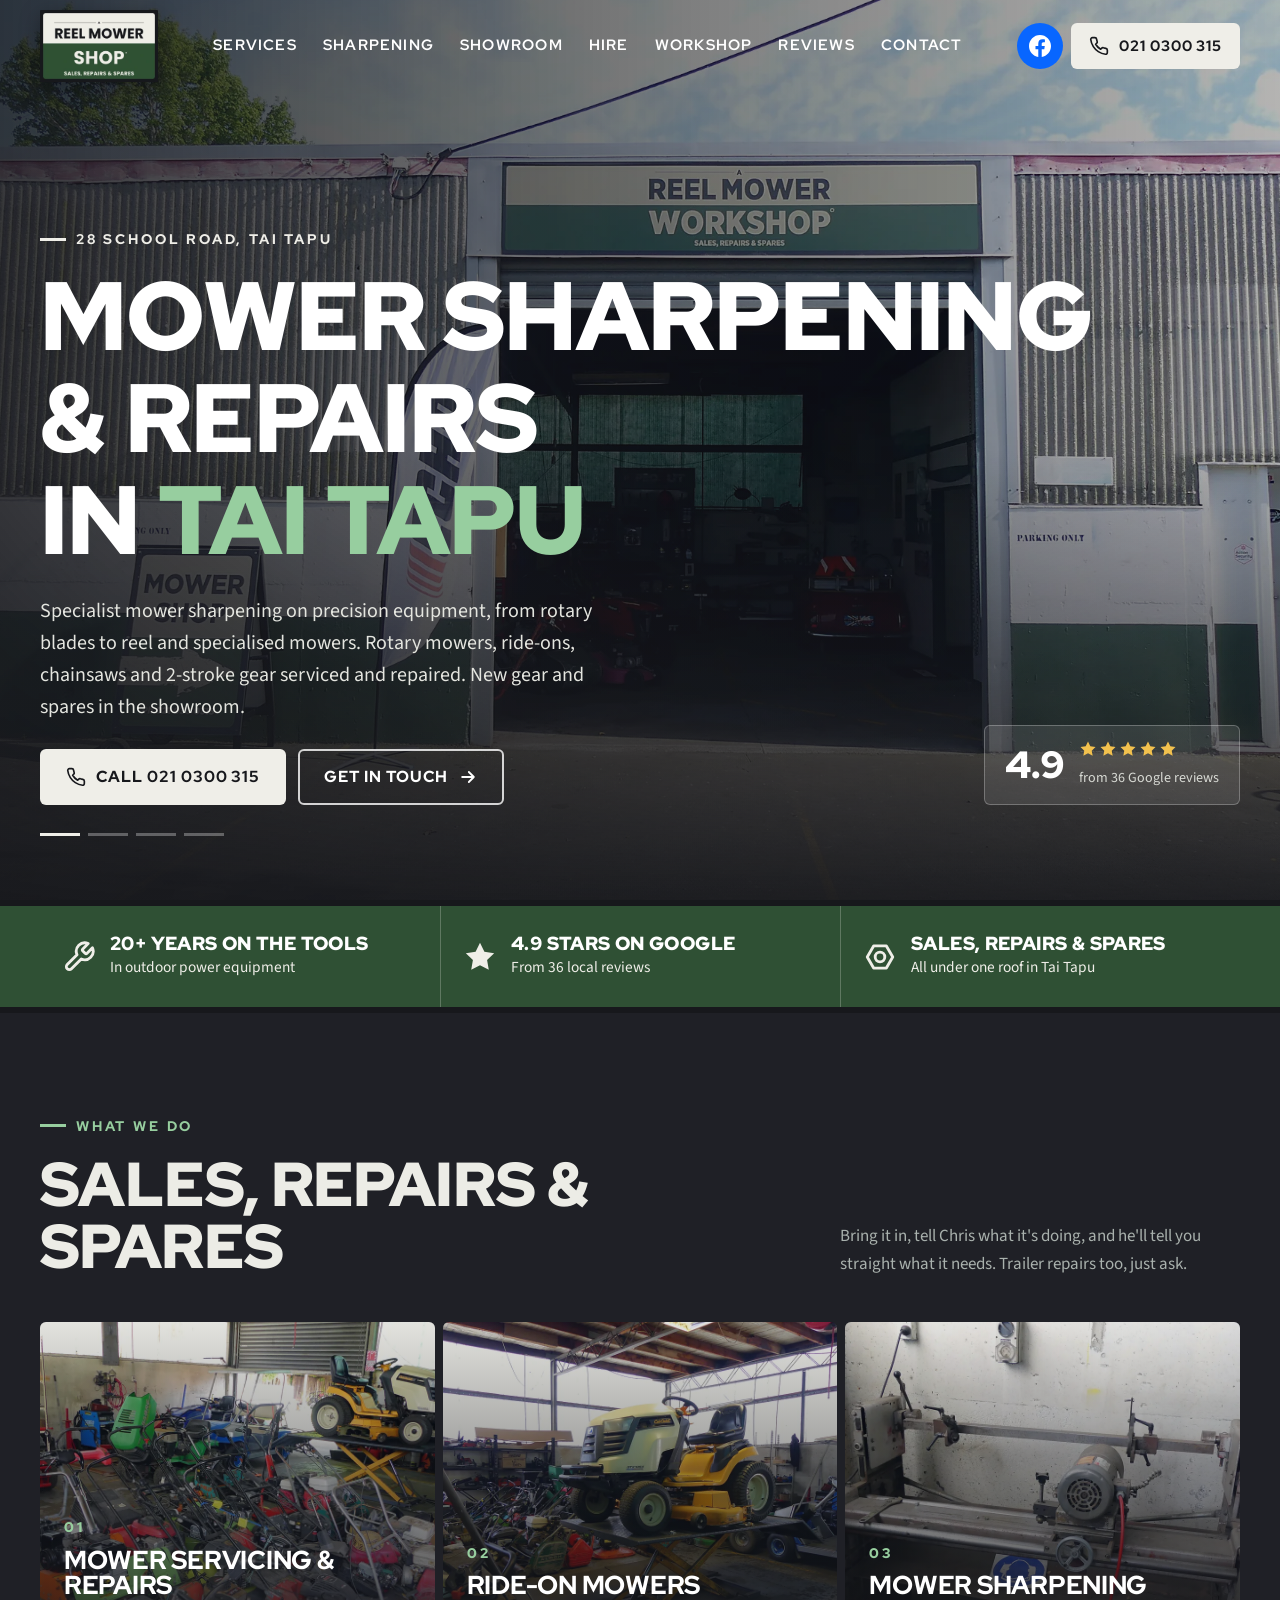
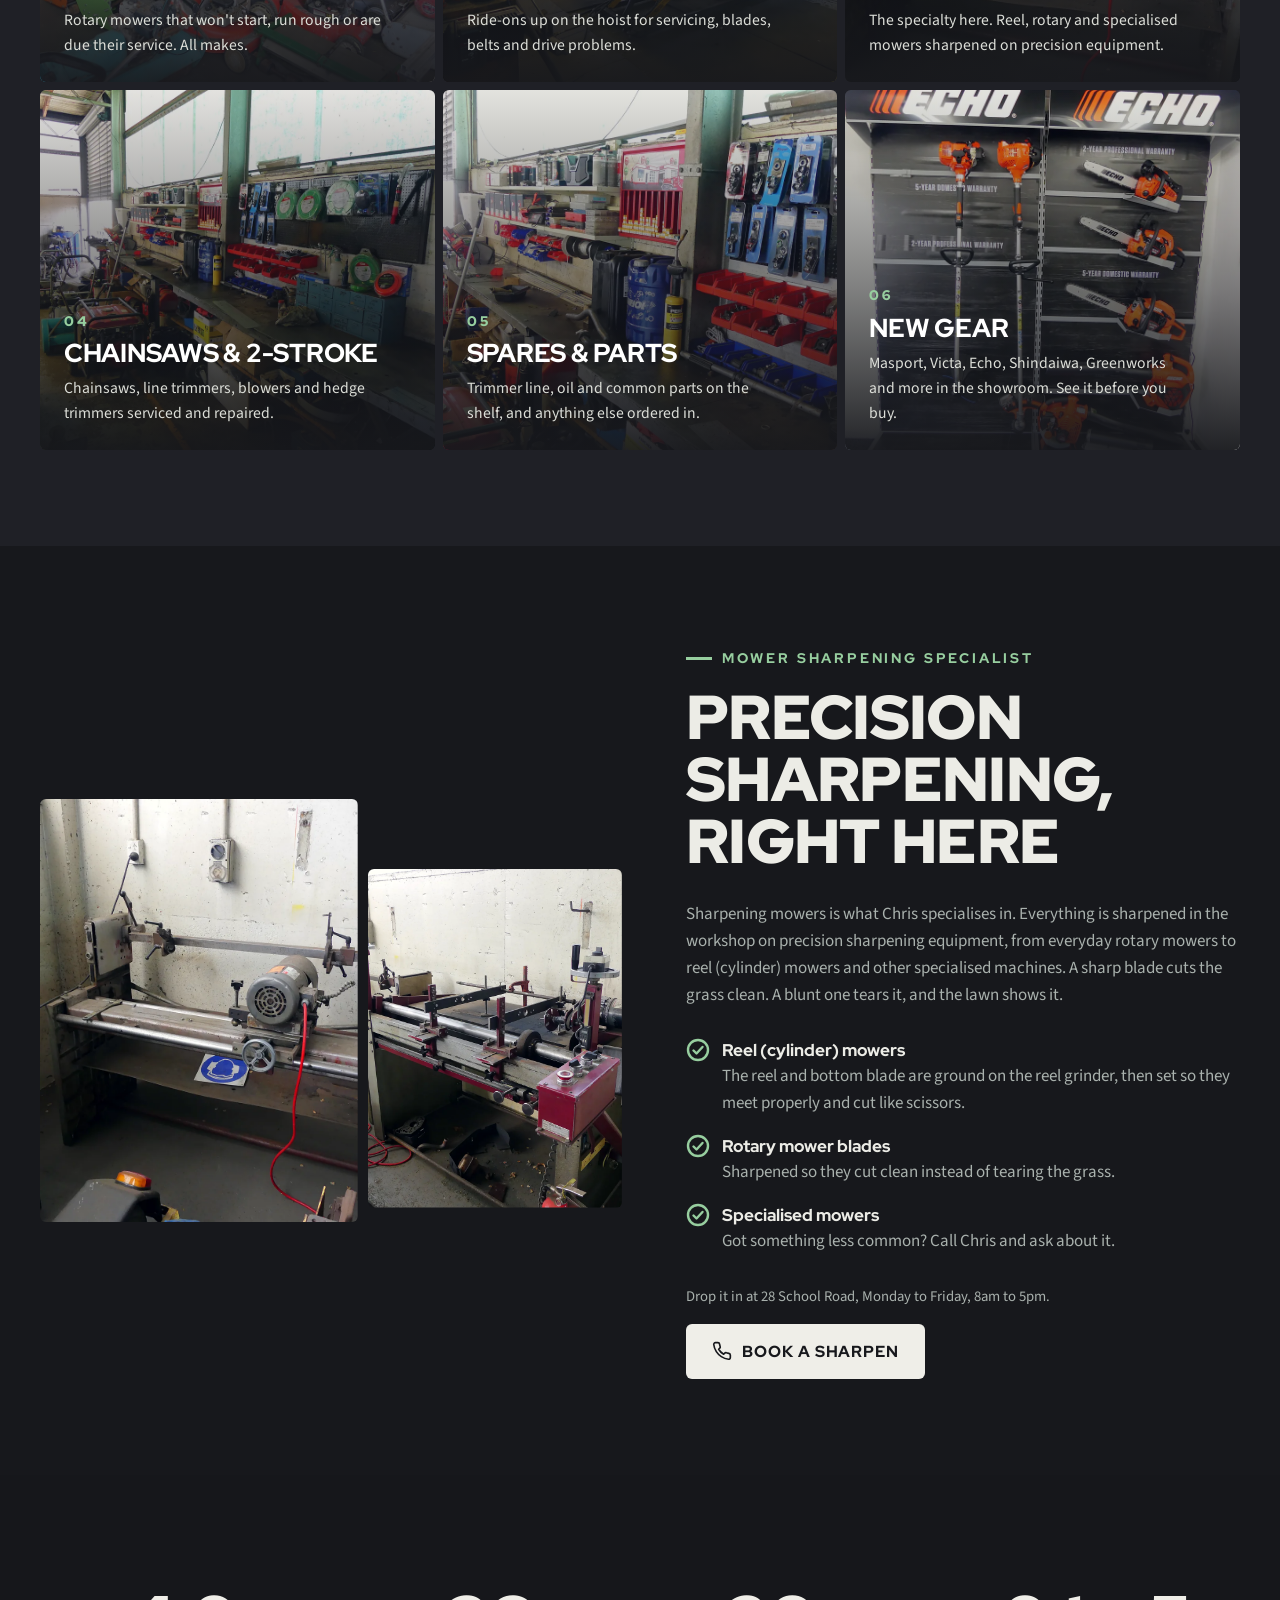
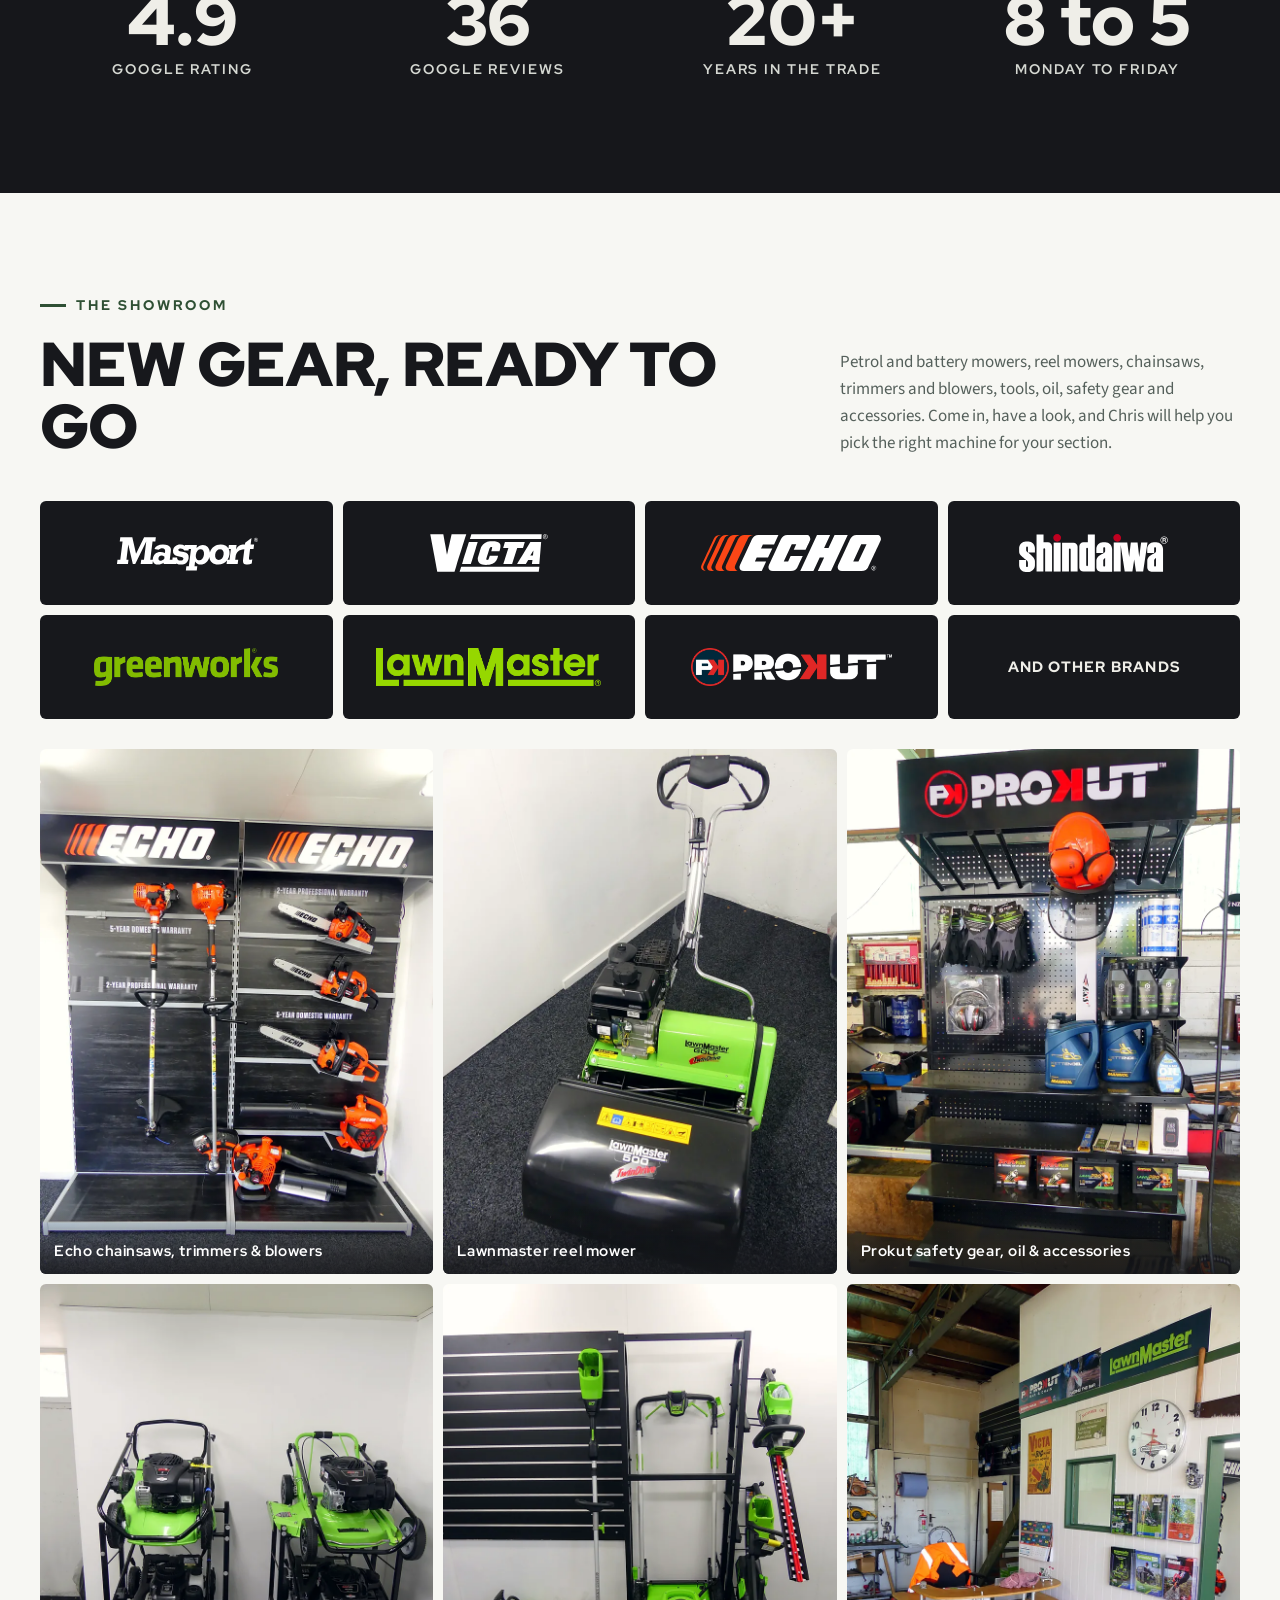
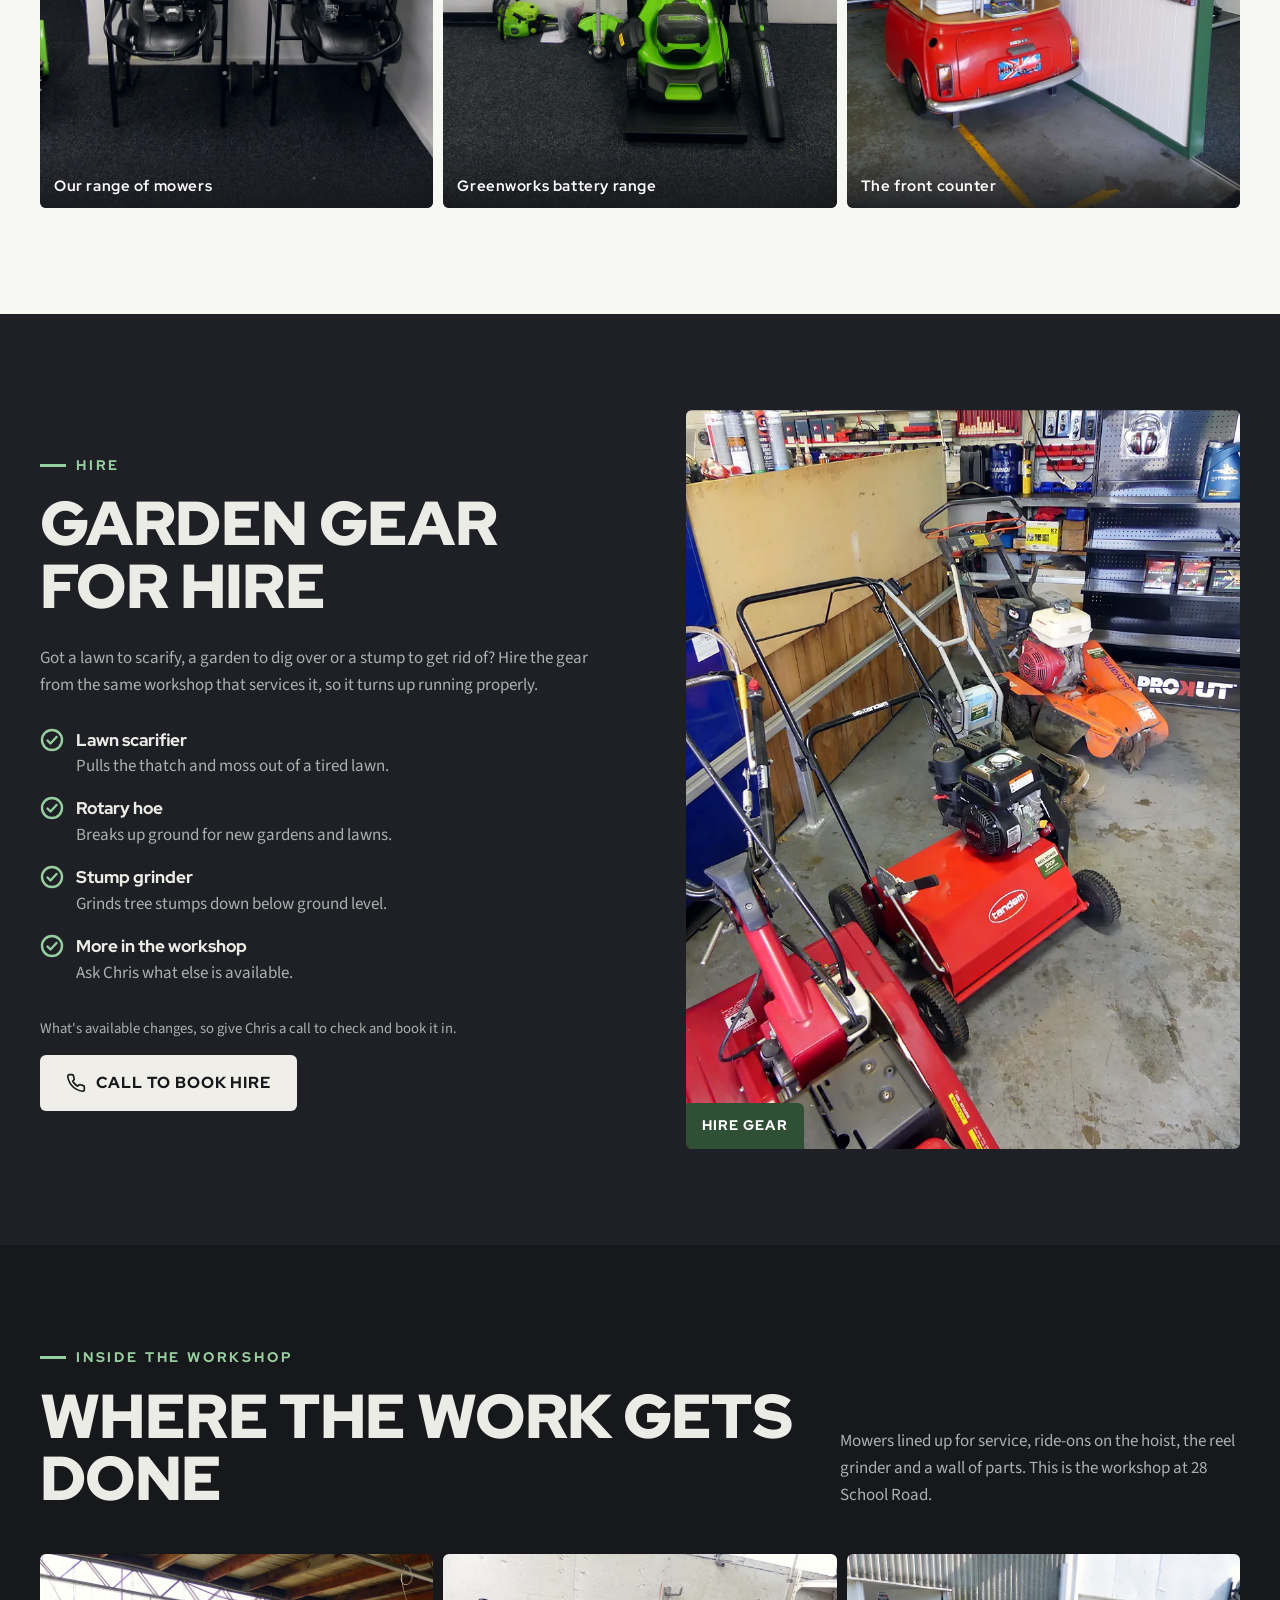
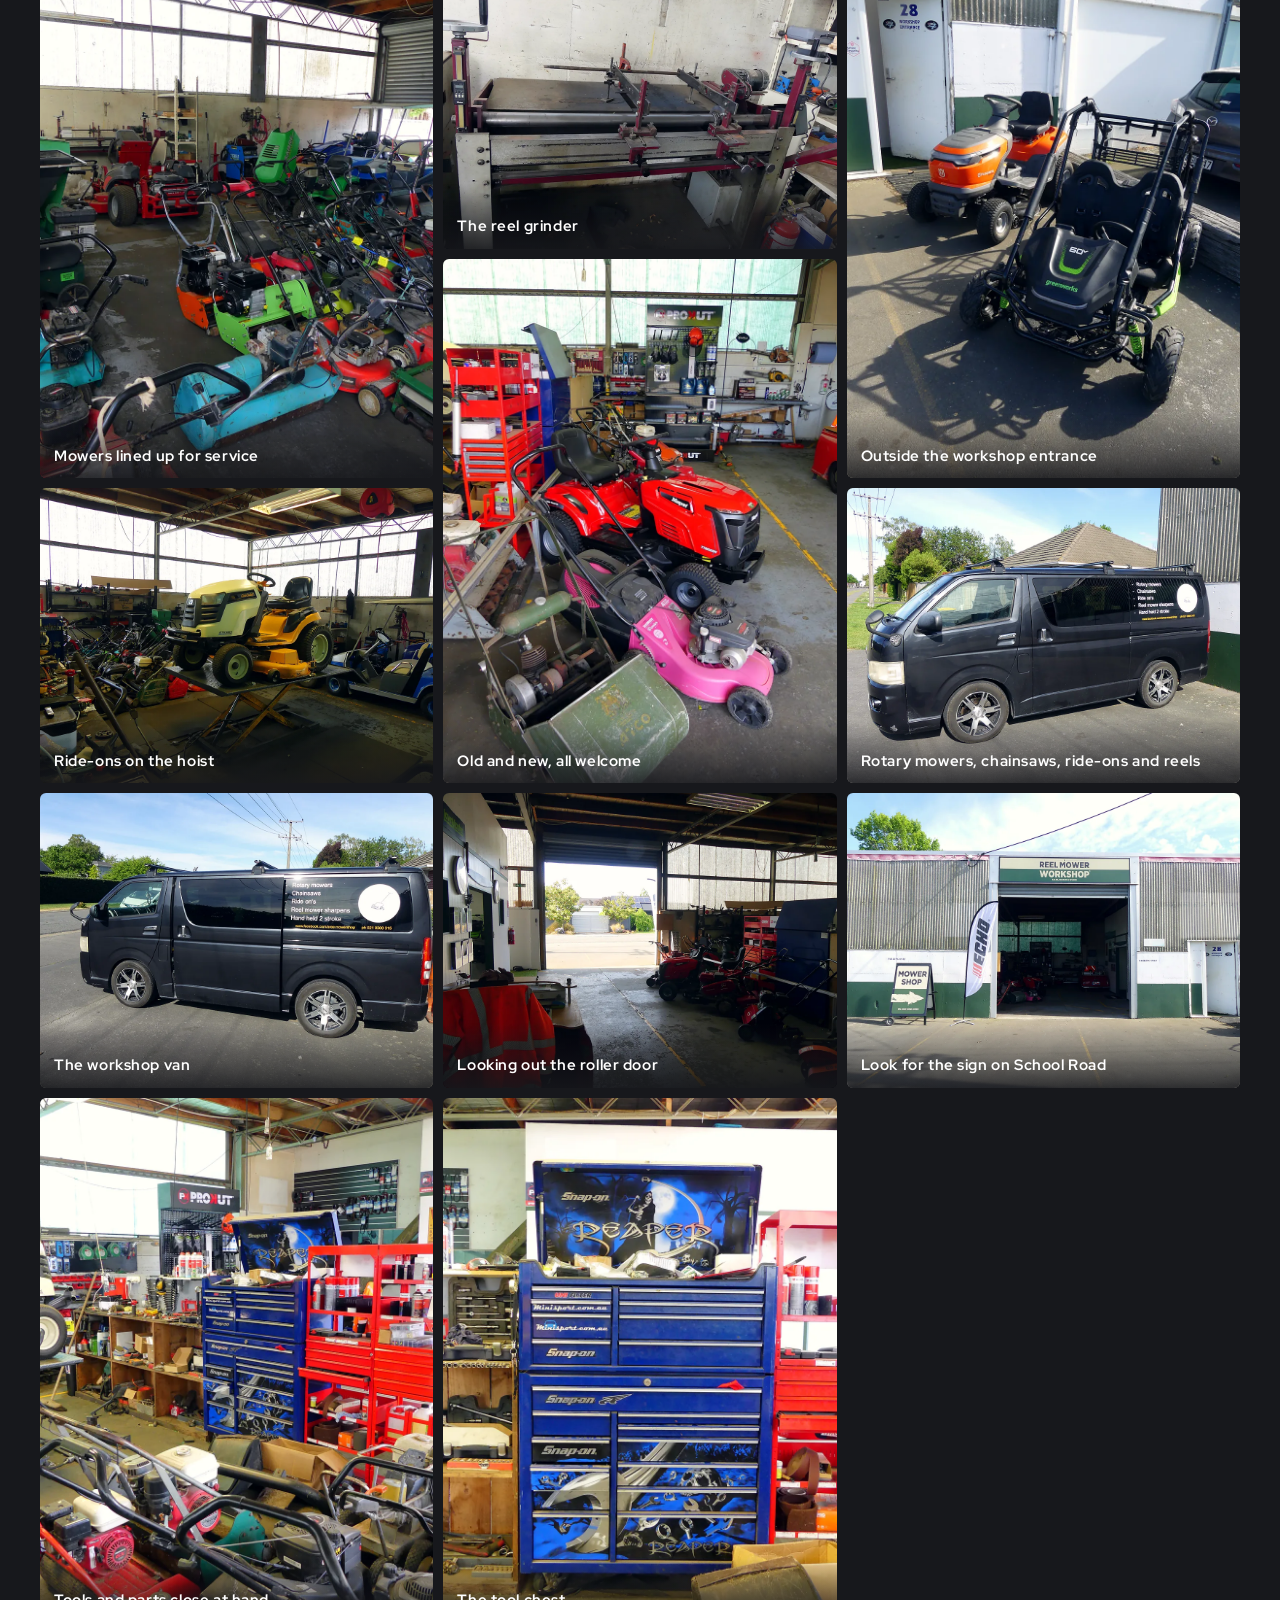
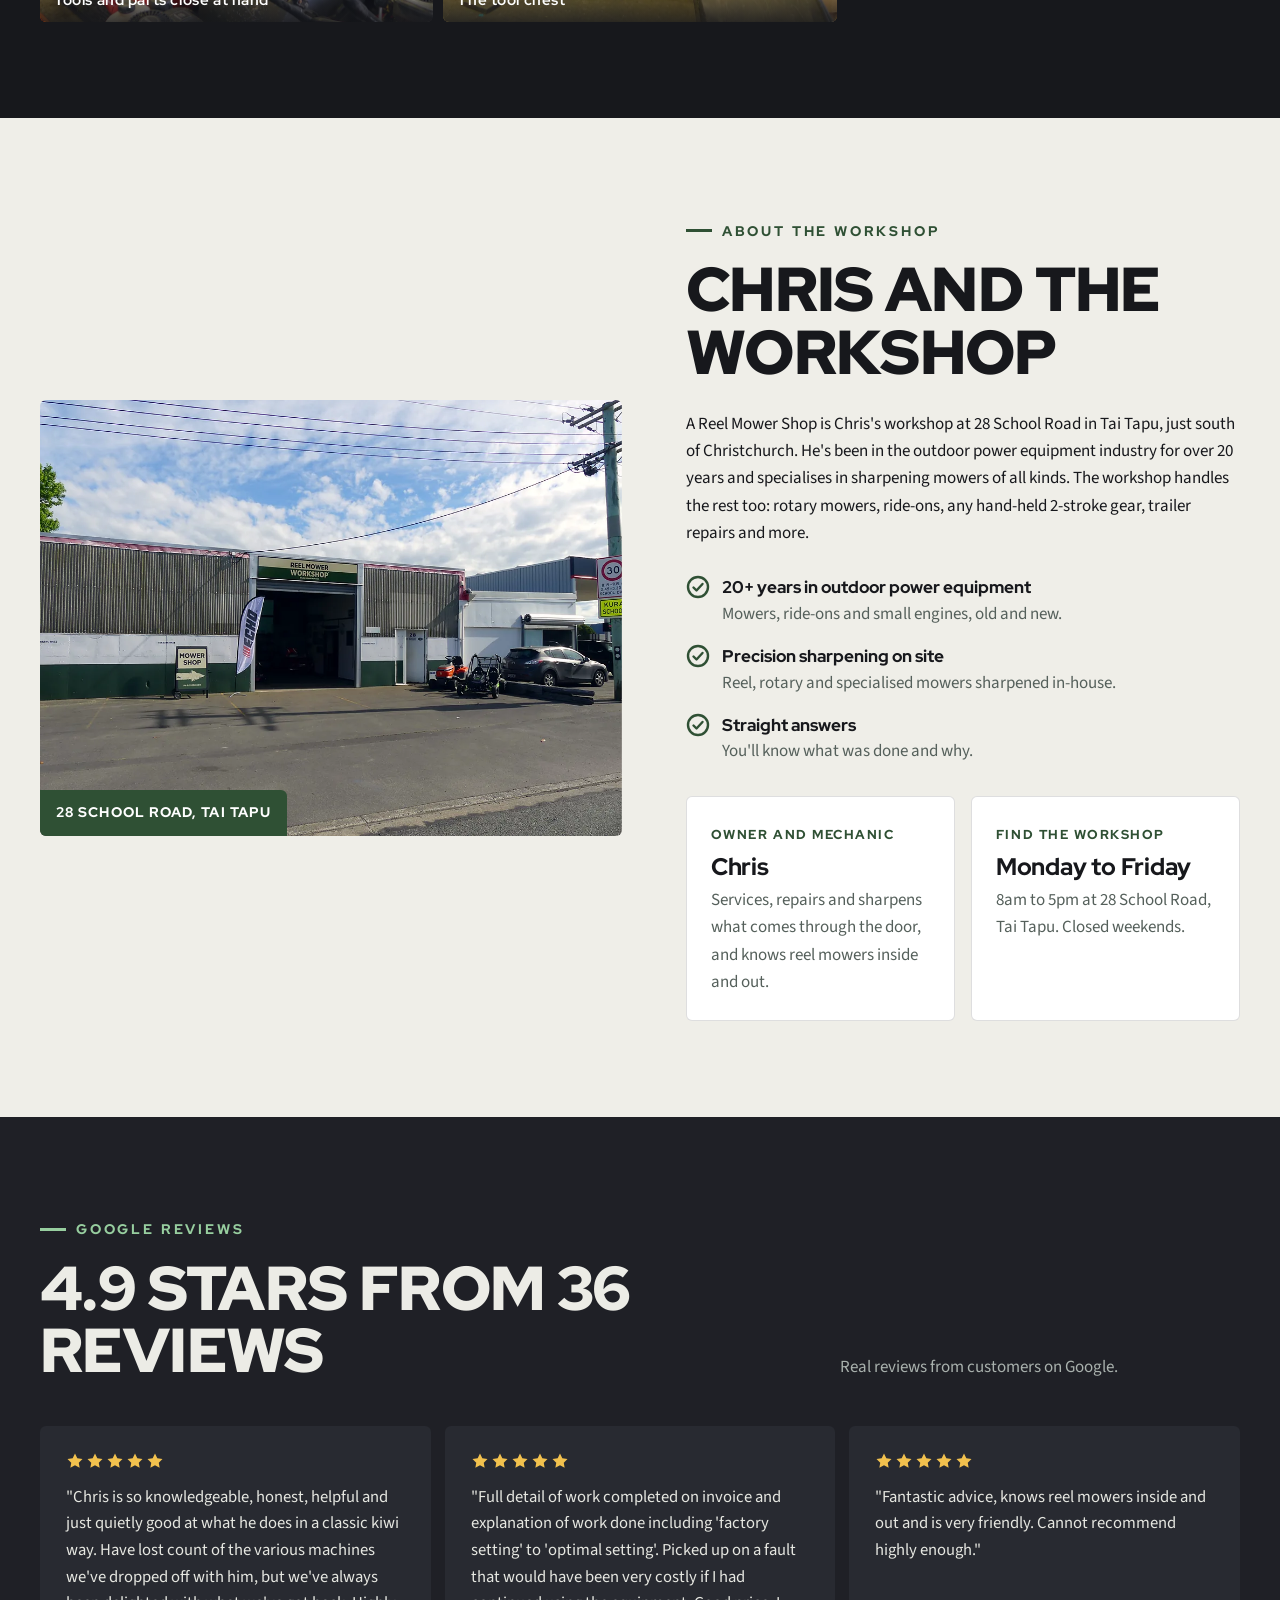
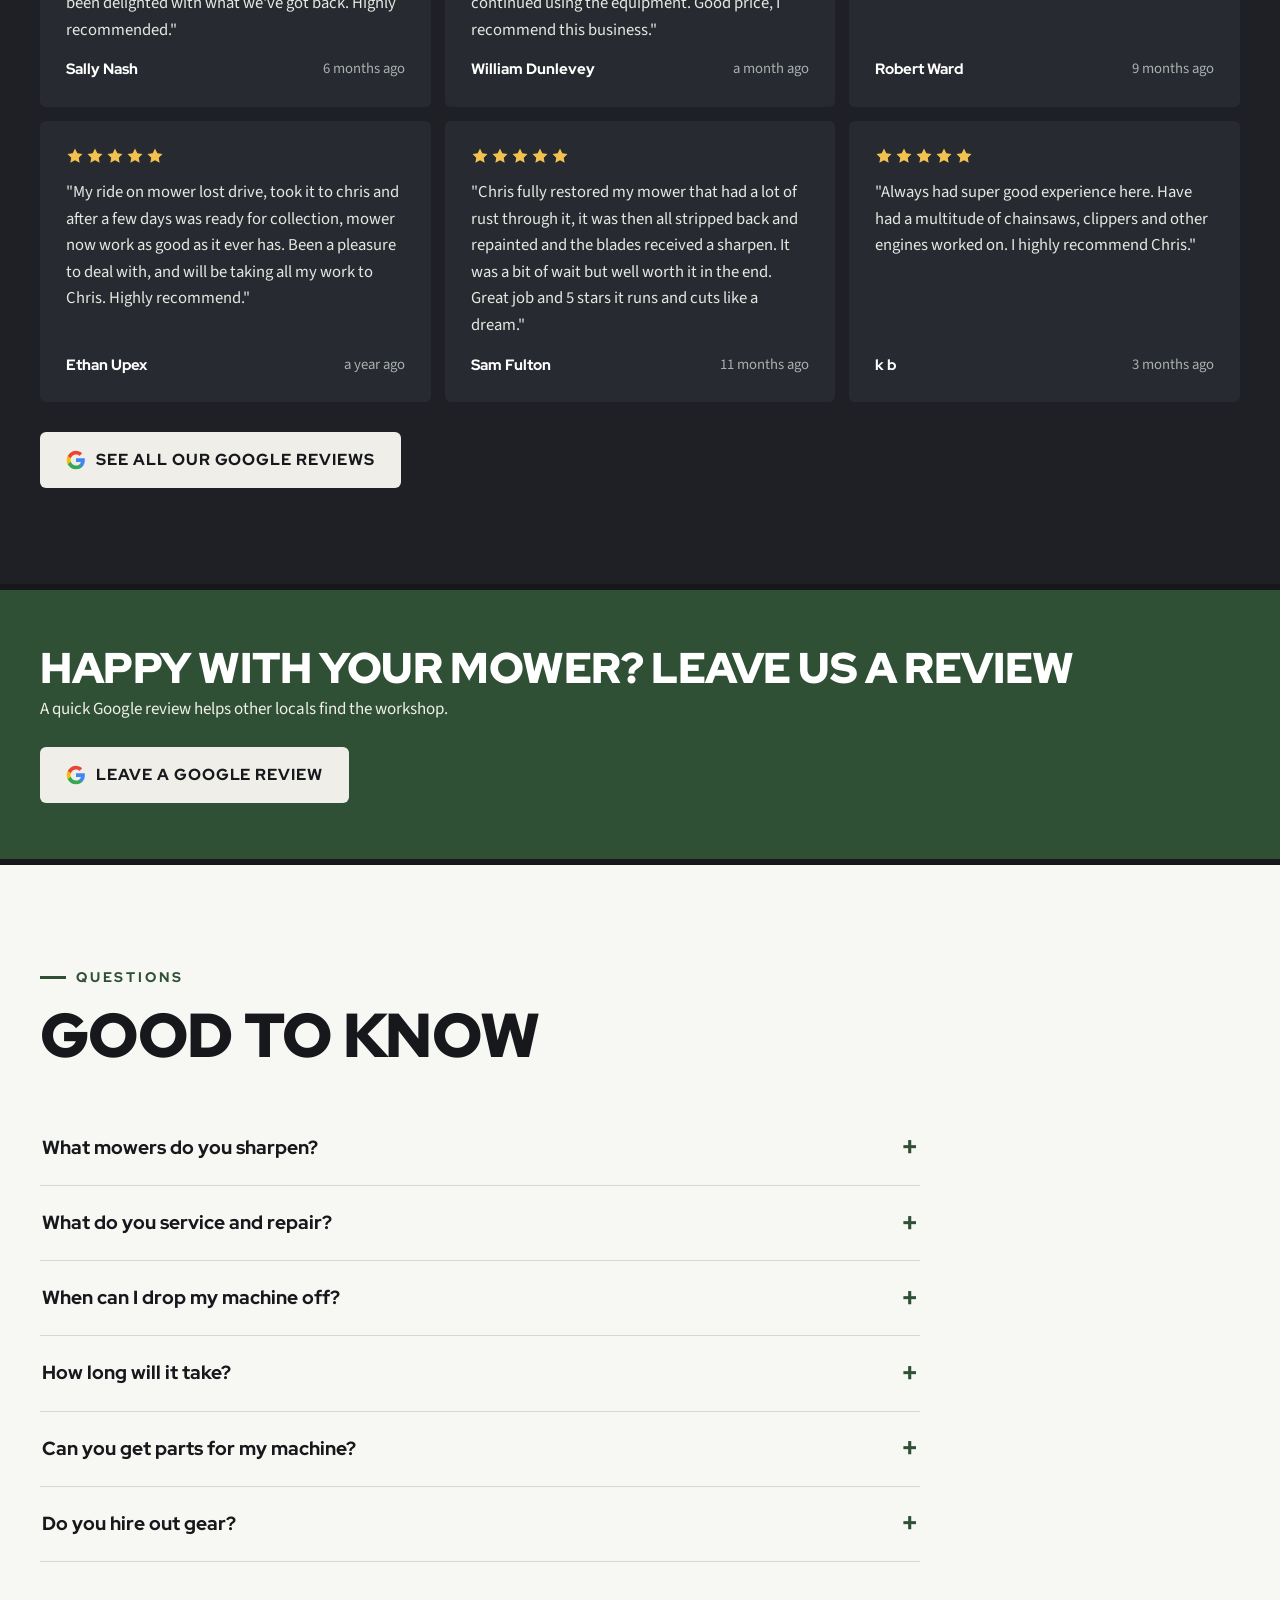
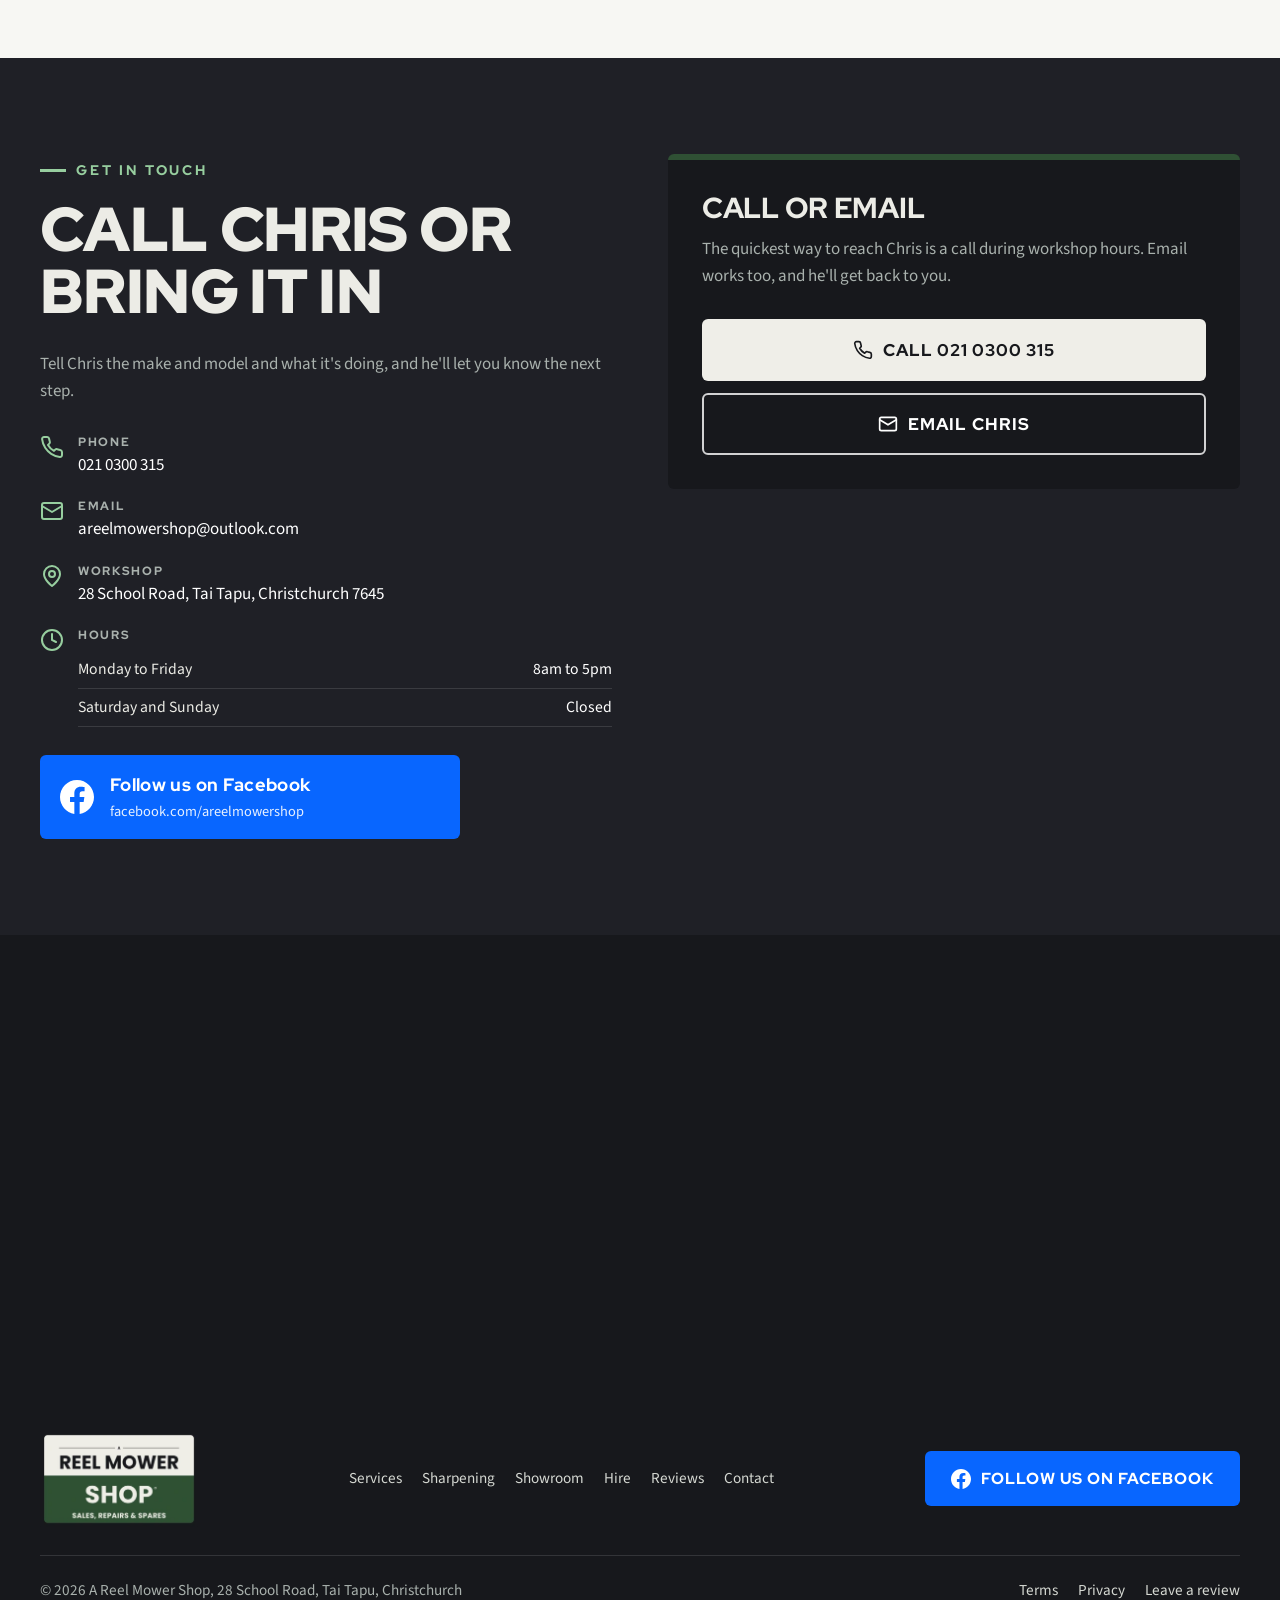
<file: index.html>
<!DOCTYPE html>
<html lang="en-NZ">
<head>
<meta charset="utf-8">
<meta name="viewport" content="width=device-width, initial-scale=1">
<title>A Reel Mower Shop | Mower Sharpening &amp; Repairs, Tai Tapu</title>
<meta name="description" content="Specialist mower sharpening on precision equipment at 28 School Road, Tai Tapu: reel, rotary and specialised mowers. Repairs and servicing, new gear, spares and hire. 4.9 stars on Google. Call 021 0300 315.">
<meta property="og:type" content="website">
<meta property="og:site_name" content="A Reel Mower Shop">
<meta property="og:locale" content="en_NZ">
<meta property="og:title" content="A Reel Mower Shop | Mower Sharpening &amp; Repairs, Tai Tapu">
<meta property="og:description" content="Specialist mower sharpening on precision equipment, plus sales, repairs and spares, at 28 School Road, Tai Tapu.">
<meta property="og:image" content="https://a-reel-mower-shop-demo.vercel.app/img/og-image.jpg">
<meta property="og:image:width" content="1200">
<meta property="og:image:height" content="630">
<meta name="twitter:card" content="summary_large_image">
<meta name="theme-color" content="#17181C">
<link rel="icon" href="favicon.ico" sizes="48x48">
<link rel="icon" href="favicon.svg" type="image/svg+xml">
<link rel="apple-touch-icon" href="apple-touch-icon.png">
<link rel="preconnect" href="https://fonts.googleapis.com">
<link rel="preconnect" href="https://fonts.gstatic.com" crossorigin>
<link href="https://fonts.googleapis.com/css2?family=Red+Hat+Display:wght@700;800;900&family=Source+Sans+3:wght@400;600;700&display=swap" rel="stylesheet">
<link rel="preload" as="image" href="img/shopfront-1920.webp" imagesrcset="img/shopfront-1080.webp 1080w, img/shopfront-1920.webp 1920w, img/shopfront-3840.webp 3840w" imagesizes="100vw" fetchpriority="high">
<link rel="stylesheet" href="styles.css">
<script>document.documentElement.classList.add('js')</script>
<script type="application/ld+json">
{"@context":"https://schema.org","@type":"LocalBusiness","name":"A Reel Mower Shop","alternateName":"A Reel Mower Workshop","image":"https://a-reel-mower-shop-demo.vercel.app/img/og-image.jpg","telephone":"+64210300315","address":{"@type":"PostalAddress","streetAddress":"28 School Road","addressLocality":"Tai Tapu","addressRegion":"Canterbury","postalCode":"7645","addressCountry":"NZ"},"geo":{"@type":"GeoCoordinates","latitude":-43.6630589,"longitude":172.5482708},"openingHoursSpecification":[{"@type":"OpeningHoursSpecification","dayOfWeek":["Monday","Tuesday","Wednesday","Thursday","Friday"],"opens":"08:00","closes":"17:00"}],"aggregateRating":{"@type":"AggregateRating","ratingValue":"4.9","reviewCount":"36"},"sameAs":["https://www.facebook.com/areelmowershop"]}
</script>
</head>
<body>
<a class="skip" href="#main">Skip to content</a>

<svg width="0" height="0" style="position:absolute" aria-hidden="true">
  <defs>
    <symbol id="i-phone" viewBox="0 0 24 24"><path fill="none" stroke="currentColor" stroke-width="2" stroke-linecap="round" stroke-linejoin="round" d="M22 16.9v3a2 2 0 0 1-2.2 2 19.8 19.8 0 0 1-8.6-3.1 19.5 19.5 0 0 1-6-6A19.8 19.8 0 0 1 2.1 4.2 2 2 0 0 1 4.1 2h3a2 2 0 0 1 2 1.7c.1 1 .4 1.9.7 2.8a2 2 0 0 1-.5 2.1L8 9.9a16 16 0 0 0 6 6l1.3-1.3a2 2 0 0 1 2.1-.4c.9.3 1.8.6 2.8.7a2 2 0 0 1 1.7 2Z"/></symbol>
    <symbol id="i-mail" viewBox="0 0 24 24"><g fill="none" stroke="currentColor" stroke-width="2" stroke-linecap="round" stroke-linejoin="round"><rect x="2" y="4" width="20" height="16" rx="2"/><path d="m22 7-10 6L2 7"/></g></symbol>
    <symbol id="i-pin" viewBox="0 0 24 24"><g fill="none" stroke="currentColor" stroke-width="2" stroke-linecap="round" stroke-linejoin="round"><path d="M20 10c0 6-8 12-8 12s-8-6-8-12a8 8 0 0 1 16 0Z"/><circle cx="12" cy="10" r="3"/></g></symbol>
    <symbol id="i-clock" viewBox="0 0 24 24"><g fill="none" stroke="currentColor" stroke-width="2" stroke-linecap="round"><circle cx="12" cy="12" r="10"/><path d="M12 6v6l4 2"/></g></symbol>
    <symbol id="i-star" viewBox="0 0 24 24"><path fill="currentColor" d="m12 2 3.1 6.3 6.9 1-5 4.9 1.2 6.8L12 17.8 5.8 21l1.2-6.8-5-4.9 6.9-1Z"/></symbol>
    <symbol id="i-check" viewBox="0 0 24 24"><g fill="none" stroke="currentColor" stroke-width="2.4" stroke-linecap="round" stroke-linejoin="round"><circle cx="12" cy="12" r="10"/><path d="m7.5 12.5 3 3 6-6.5"/></g></symbol>
    <symbol id="i-wrench" viewBox="0 0 24 24"><path fill="none" stroke="currentColor" stroke-width="2" stroke-linecap="round" stroke-linejoin="round" d="M14.7 6.3a1 1 0 0 0 0 1.4l1.6 1.6a1 1 0 0 0 1.4 0l3.8-3.8a6 6 0 0 1-7.9 7.9l-6.9 6.9a2.1 2.1 0 0 1-3-3l6.9-6.9a6 6 0 0 1 7.9-7.9l-3.8 3.8Z"/></symbol>
    <symbol id="i-nut" viewBox="0 0 24 24"><g fill="none" stroke="currentColor" stroke-width="2" stroke-linejoin="round"><path d="M21 12l-4.5 7.8h-9L3 12l4.5-7.8h9Z"/><circle cx="12" cy="12" r="3.4"/></g></symbol>
    <symbol id="i-store" viewBox="0 0 24 24"><g fill="none" stroke="currentColor" stroke-width="2" stroke-linecap="round" stroke-linejoin="round"><path d="M3 9.5 4.5 4h15L21 9.5"/><path d="M3 9.5a3 3 0 0 0 6 0 3 3 0 0 0 6 0 3 3 0 0 0 6 0"/><path d="M5 12v8h14v-8"/><path d="M10 20v-5h4v5"/></g></symbol>
    <symbol id="i-arrow" viewBox="0 0 24 24"><path fill="none" stroke="currentColor" stroke-width="2.2" stroke-linecap="round" stroke-linejoin="round" d="M5 12h14m-6-6 6 6-6 6"/></symbol>
    <symbol id="i-menu" viewBox="0 0 24 24"><path fill="none" stroke="currentColor" stroke-width="2.2" stroke-linecap="round" d="M3 6h18M3 12h18M3 18h18"/></symbol>
    <symbol id="i-google" viewBox="0 0 24 24"><path fill="#4285F4" d="M22.6 12.3c0-.8-.1-1.6-.2-2.3H12v4.4h5.9a5 5 0 0 1-2.2 3.3v2.7h3.6c2.1-1.9 3.3-4.8 3.3-8.1Z"/><path fill="#34A853" d="M12 23c3 0 5.5-1 7.3-2.7l-3.6-2.7c-1 .7-2.2 1.1-3.7 1.1-2.9 0-5.3-1.9-6.2-4.5H2.1v2.8A11 11 0 0 0 12 23Z"/><path fill="#FBBC05" d="M5.8 14.2a6.6 6.6 0 0 1 0-4.3V7.1H2.1a11 11 0 0 0 0 9.9l3.7-2.8Z"/><path fill="#EA4335" d="M12 5.4c1.6 0 3.1.6 4.2 1.7l3.2-3.2A11 11 0 0 0 2.1 7.1l3.7 2.8C6.7 7.3 9.1 5.4 12 5.4Z"/></symbol>
    <symbol id="i-facebook" viewBox="0 0 24 24"><path fill="currentColor" d="M24 12.07C24 5.41 18.63 0 12 0S0 5.4 0 12.07C0 18.1 4.39 23.1 10.13 24v-8.44H7.08v-3.49h3.04V9.41c0-3.02 1.8-4.7 4.54-4.7 1.31 0 2.68.24 2.68.24v2.97h-1.5c-1.5 0-1.96.93-1.96 1.89v2.26h3.33l-.53 3.5h-2.8V24C19.62 23.1 24 18.1 24 12.07Z"/></symbol>
  </defs>
</svg>

<!-- 1. NAV -->
<header class="nav" id="nav">
  <div class="wrap">
    <a class="logo" href="#top" aria-label="A Reel Mower Shop, home"><img src="img/logo-shop-320.webp" srcset="img/logo-shop-320.webp 320w, img/logo-shop-640.webp 640w" sizes="118px" alt="A Reel Mower Shop: Sales, Repairs &amp; Spares" width="640" height="390"></a>
    <ul class="nav-links" id="navLinks">
      <li><a href="#services">Services</a></li>
      <li><a href="#sharpening">Sharpening</a></li>
      <li><a href="#showroom">Showroom</a></li>
      <li><a href="#hire">Hire</a></li>
      <li><a href="#workshop">Workshop</a></li>
      <li><a href="#reviews">Reviews</a></li>
      <li><a href="#contact">Contact</a></li>
    </ul>
    <div class="nav-right">
      <a class="nav-fb" href="https://www.facebook.com/areelmowershop" target="_blank" rel="noopener" aria-label="A Reel Mower Shop on Facebook"><svg><use href="#i-facebook"/></svg></a>
      <a class="btn btn-primary nav-call" href="tel:+64210300315" aria-label="Call 021 0300 315"><svg><use href="#i-phone"/></svg><span class="label">021 0300 315</span></a>
      <button class="burger" id="burger" aria-label="Open menu" aria-expanded="false" aria-controls="navLinks"><svg><use href="#i-menu"/></svg></button>
    </div>
  </div>
</header>

<main id="main">
<!-- 2. HERO -->
<section class="hero" id="top" aria-label="Introduction">
  <div class="hero-slides" id="slides">
    <img class="active" src="img/shopfront-1920.webp" srcset="img/shopfront-1080.webp 1080w, img/shopfront-1920.webp 1920w, img/shopfront-3840.webp 3840w" sizes="100vw" width="3840" height="2880" alt="The shopfront at 28 School Road, Tai Tapu, with the Reel Mower Workshop sign over the roller door" fetchpriority="high">
    <img src="img/workshop-floor-1920.webp" srcset="img/workshop-floor-1080.webp 1080w, img/workshop-floor-1920.webp 1920w, img/workshop-floor-3840.webp 3840w" sizes="100vw" width="3840" height="2880" alt="Rotary mowers and ride-ons lined up inside the workshop" loading="lazy">
    <img src="img/rideon-hoist-1920.webp" srcset="img/rideon-hoist-1080.webp 1080w, img/rideon-hoist-1920.webp 1920w, img/rideon-hoist-3840.webp 3840w" sizes="100vw" width="3840" height="2880" alt="A Cub Cadet ride-on mower up on the workshop hoist" loading="lazy">
    <img src="img/workshop-benches-1920.webp" srcset="img/workshop-benches-1080.webp 1080w, img/workshop-benches-1920.webp 1920w, img/workshop-benches-3840.webp 3840w" sizes="100vw" width="3840" height="2880" alt="Tool chests, parts shelves and mowers waiting for service" loading="lazy">
  </div>
  <div class="wrap">
    <span class="eyebrow hero-fade">28 School Road, Tai Tapu</span>
    <h1><span class="line"><span>Mower sharpening</span></span><span class="line"><span>&amp; repairs</span></span><span class="line"><span>in <span class="hl">Tai Tapu</span></span></span></h1>
    <div class="hero-bottom hero-fade">
      <div>
        <p class="lead">Specialist mower sharpening on precision equipment, from rotary blades to reel and specialised mowers. Rotary mowers, ride-ons, chainsaws and 2-stroke gear serviced and repaired. New gear and spares in the showroom.</p>
        <div class="hero-ctas">
          <a class="btn btn-primary" href="tel:+64210300315"><svg><use href="#i-phone"/></svg>Call 021 0300 315</a>
          <a class="btn btn-ghost" href="#contact">Get in touch <svg><use href="#i-arrow"/></svg></a>
        </div>
      </div>
      <a class="rating" href="https://www.google.com/maps/place/A+Reel+Mower+Shop/@-43.6630589,172.5482708,17z/data=!4m8!3m7!1s0x6d322113e510ee21:0x99506ce617f66926!8m2!3d-43.6630589!4d172.5482708!9m1!1b1!16s%2Fg%2F11pdr46jh4" target="_blank" rel="noopener">
        <span class="num">4.9</span>
        <span><span class="stars" aria-label="5 out of 5 stars"><svg><use href="#i-star"/></svg><svg><use href="#i-star"/></svg><svg><use href="#i-star"/></svg><svg><use href="#i-star"/></svg><svg><use href="#i-star"/></svg></span><small>from 36 Google reviews</small></span>
      </a>
    </div>
    <div class="slide-dots hero-fade" id="dots" aria-hidden="true"><span class="on"></span><span></span><span></span><span></span></div>
  </div>
</section>

<!-- 3. TRUST STRIP -->
<section class="trust" aria-label="Why bring it here">
  <div class="wrap trust-grid">
    <div class="trust-item"><svg class="icon"><use href="#i-wrench"/></svg><div><strong>20+ years on the tools</strong><span>In outdoor power equipment</span></div></div>
    <div class="trust-item"><svg class="icon"><use href="#i-star"/></svg><div><strong>4.9 stars on Google</strong><span>From 36 local reviews</span></div></div>
    <div class="trust-item"><svg class="icon"><use href="#i-nut"/></svg><div><strong>Sales, repairs &amp; spares</strong><span>All under one roof in Tai Tapu</span></div></div>
  </div>
</section>

<!-- 4. SERVICES -->
<section id="services" class="band-dark">
  <div class="wrap">
    <div class="section-head reveal">
      <div><span class="eyebrow">What we do</span><h2>Sales, repairs &amp; spares</h2></div>
      <p class="muted">Bring it in, tell Chris what it's doing, and he'll tell you straight what it needs. Trailer repairs too, just ask.</p>
    </div>
    <div class="tiles">
      <article class="tile reveal"><img src="img/workshop-mowers-1080.webp" srcset="img/workshop-mowers-1080.webp 810w, img/workshop-mowers-1920.webp 1440w" sizes="(max-width:620px) 100vw, (max-width:960px) 50vw, 33vw" width="1440" height="1920" alt="Rotary mowers lined up in the workshop for servicing" loading="lazy"><div class="tile-body"><span class="tile-num">01</span><h3>Mower servicing &amp; repairs</h3><p>Rotary mowers that won't start, run rough or are due their service. All makes.</p></div></article>
      <article class="tile reveal"><img src="img/rideon-hoist-3-1080.webp" srcset="img/rideon-hoist-3-1080.webp 1080w, img/rideon-hoist-3-1920.webp 1920w" sizes="(max-width:620px) 100vw, (max-width:960px) 50vw, 33vw" width="1920" height="1440" alt="A ride-on mower on the hoist in the workshop" loading="lazy"><div class="tile-body"><span class="tile-num">02</span><h3>Ride-on mowers</h3><p>Ride-ons up on the hoist for servicing, blades, belts and drive problems.</p></div></article>
      <article class="tile reveal"><img src="img/reel-grinder-2-1080.webp" srcset="img/reel-grinder-2-1080.webp 1080w, img/reel-grinder-2-1920.webp 1920w" sizes="(max-width:620px) 100vw, (max-width:960px) 50vw, 33vw" width="1920" height="1440" alt="The workshop's reel grinder for sharpening cylinder mowers" loading="lazy"><div class="tile-body"><span class="tile-num">03</span><h3>Mower sharpening</h3><p>The specialty here. Reel, rotary and specialised mowers sharpened on precision equipment.</p></div></article>
      <article class="tile reveal"><img src="img/workbench-1080.webp" srcset="img/workbench-1080.webp 1080w, img/workbench-1920.webp 1920w" sizes="(max-width:620px) 100vw, (max-width:960px) 50vw, 33vw" width="1920" height="1440" alt="The workbench with trimmer line, parts and tools" loading="lazy"><div class="tile-body"><span class="tile-num">04</span><h3>Chainsaws &amp; 2-stroke</h3><p>Chainsaws, line trimmers, blowers and hedge trimmers serviced and repaired.</p></div></article>
      <article class="tile reveal"><img src="img/parts-wall-1080.webp" srcset="img/parts-wall-1080.webp 1080w, img/parts-wall-1920.webp 1920w" sizes="(max-width:620px) 100vw, (max-width:960px) 50vw, 33vw" width="1920" height="1440" alt="The parts wall with trimmer line, oil and spares" loading="lazy"><div class="tile-body"><span class="tile-num">05</span><h3>Spares &amp; parts</h3><p>Trimmer line, oil and common parts on the shelf, and anything else ordered in.</p></div></article>
      <article class="tile reveal"><img src="img/showroom-echo-1080.webp" srcset="img/showroom-echo-1080.webp 810w, img/showroom-echo-1920.webp 1440w" sizes="(max-width:620px) 100vw, (max-width:960px) 50vw, 33vw" width="1440" height="1920" alt="The Echo display of chainsaws, trimmers and blowers in the showroom" loading="lazy"><div class="tile-body"><span class="tile-num">06</span><h3>New gear</h3><p>Masport, Victa, Echo, Shindaiwa, Greenworks and more in the showroom. See it before you buy.</p></div></article>
    </div>
  </div>
</section>

<!-- REEL GRINDER -->
<section id="sharpening" class="band-darker">
  <div class="wrap split">
    <div class="split-media pair">
      <figure class="wipe"><img src="img/reel-grinder-3-1920.webp" srcset="img/reel-grinder-3-1080.webp 810w, img/reel-grinder-3-1920.webp 1440w" sizes="(max-width:900px) 55vw, 30vw" width="1440" height="1920" alt="Close up of the reel grinder's motor and grinding head" loading="lazy"></figure>
      <figure class="wipe"><img src="img/reel-grinder-tall-1920.webp" srcset="img/reel-grinder-tall-1080.webp 810w, img/reel-grinder-tall-1920.webp 1440w" sizes="(max-width:900px) 45vw, 24vw" width="1440" height="1920" alt="The reel grinder set up in the workshop" loading="lazy"></figure>
    </div>
    <div class="reveal">
      <span class="eyebrow">Mower sharpening specialist</span>
      <h2>Precision sharpening, right here</h2>
      <p class="muted">Sharpening mowers is what Chris specialises in. Everything is sharpened in the workshop on precision sharpening equipment, from everyday rotary mowers to reel (cylinder) mowers and other specialised machines. A sharp blade cuts the grass clean. A blunt one tears it, and the lawn shows it.</p>
      <ul class="checks">
        <li><svg class="icon"><use href="#i-check"/></svg><div><strong>Reel (cylinder) mowers</strong><span class="muted">The reel and bottom blade are ground on the reel grinder, then set so they meet properly and cut like scissors.</span></div></li>
        <li><svg class="icon"><use href="#i-check"/></svg><div><strong>Rotary mower blades</strong><span class="muted">Sharpened so they cut clean instead of tearing the grass.</span></div></li>
        <li><svg class="icon"><use href="#i-check"/></svg><div><strong>Specialised mowers</strong><span class="muted">Got something less common? Call Chris and ask about it.</span></div></li>
      </ul>
      <p class="note muted">Drop it in at 28 School Road, Monday to Friday, 8am to 5pm.</p>
      <a class="btn btn-primary" href="tel:+64210300315"><svg><use href="#i-phone"/></svg>Book a sharpen</a>
    </div>
  </div>
</section>

<!-- STATS BAND -->
<section class="parallax" id="stats" aria-label="By the numbers" style="background-image:url('img/shopfront-wide-1920.webp')">
  <div class="wrap stats">
    <div class="stat reveal"><b>4.9</b><span>Google rating</span></div>
    <div class="stat reveal"><b>36</b><span>Google reviews</span></div>
    <div class="stat reveal"><b>20+</b><span>Years in the trade</span></div>
    <div class="stat reveal"><b>8 to 5</b><span>Monday to Friday</span></div>
  </div>
</section>

<!-- SHOWROOM -->
<section id="showroom" class="band-light">
  <div class="wrap">
    <div class="section-head reveal">
      <div><span class="eyebrow">The showroom</span><h2>New gear, ready to go</h2></div>
      <p class="muted">Petrol and battery mowers, reel mowers, chainsaws, trimmers and blowers, tools, oil, safety gear and accessories. Come in, have a look, and Chris will help you pick the right machine for your section.</p>
    </div>
    <ul class="brands reveal" aria-label="Brands in the showroom">
      <li><img src="img/brands/masport-logo.svg" alt="Masport" width="195" height="52" loading="lazy"></li>
      <li><img src="img/brands/victa-logo.svg" alt="Victa" width="2095" height="674" loading="lazy"></li>
      <li><img src="img/brands/echo-logo.svg" alt="ECHO" width="180" height="36" loading="lazy"></li>
      <li><img src="img/brands/shindaiwa-logo.svg" alt="Shindaiwa" width="732" height="187" loading="lazy"></li>
      <li><img src="img/brands/greenworks-logo.webp" alt="Greenworks" width="679" height="140" loading="lazy"></li>
      <li><img src="img/brands/lawnmaster-logo.webp" alt="LawnMaster" width="829" height="140" loading="lazy"></li>
      <li><img src="img/brands/prokut-logo.webp" alt="Prokut" width="740" height="140" loading="lazy"></li>
      <li class="brand-more">And other brands</li>
    </ul>
    <p class="swipe-hint" aria-hidden="true">Swipe for more <svg class="icon"><use href="#i-arrow"/></svg></p>
    <div class="masonry">
      <figure class="reveal"><img src="img/showroom-echo-1920.webp" srcset="img/showroom-echo-1080.webp 810w, img/showroom-echo-1920.webp 1440w" sizes="(max-width:520px) 100vw, (max-width:900px) 50vw, 33vw" width="1440" height="1920" alt="Echo chainsaws, line trimmers and blowers on the showroom wall" loading="lazy"><figcaption>Echo chainsaws, trimmers &amp; blowers</figcaption></figure>
      <figure class="reveal"><img src="img/showroom-greenworks-1920.webp" srcset="img/showroom-greenworks-1080.webp 810w, img/showroom-greenworks-1920.webp 1440w" sizes="(max-width:520px) 100vw, (max-width:900px) 50vw, 33vw" width="1440" height="1920" alt="Four petrol lawn mowers on two display stands in the showroom" loading="lazy"><figcaption>Our range of mowers</figcaption></figure>
      <figure class="reveal"><img src="img/showroom-lawnmaster-1920.webp" srcset="img/showroom-lawnmaster-1080.webp 810w, img/showroom-lawnmaster-1920.webp 1440w" sizes="(max-width:520px) 100vw, (max-width:900px) 50vw, 33vw" width="1440" height="1920" alt="A green Lawnmaster reel mower in the showroom" loading="lazy"><figcaption>Lawnmaster reel mower</figcaption></figure>
      <figure class="reveal"><img src="img/showroom-battery-1920.webp" srcset="img/showroom-battery-1080.webp 810w, img/showroom-battery-1920.webp 1440w" sizes="(max-width:520px) 100vw, (max-width:900px) 50vw, 33vw" width="1440" height="1920" alt="Greenworks battery mower, line trimmer, hedge trimmer, chainsaw and blower on display" loading="lazy"><figcaption>Greenworks battery range</figcaption></figure>
      <figure class="reveal"><img src="img/showroom-prokut-1920.webp" srcset="img/showroom-prokut-1080.webp 810w, img/showroom-prokut-1920.webp 1440w" sizes="(max-width:520px) 100vw, (max-width:900px) 50vw, 33vw" width="1440" height="1920" alt="The Prokut stand with helmets, gloves, ear muffs, oil and accessories" loading="lazy"><figcaption>Prokut safety gear, oil &amp; accessories</figcaption></figure>
      <figure class="reveal"><img src="img/showroom-counter-1920.webp" srcset="img/showroom-counter-1080.webp 810w, img/showroom-counter-1920.webp 1440w" sizes="(max-width:520px) 100vw, (max-width:900px) 50vw, 33vw" width="1440" height="1920" alt="The front counter, built from the back of a red Mini, under the Lawnmaster sign" loading="lazy"><figcaption>The front counter</figcaption></figure>
    </div>
  </div>
</section>

<!-- HIRE -->
<section id="hire" class="band-dark">
  <div class="wrap split flip">
    <figure class="split-media single wipe"><img src="img/hire-gear-1920.webp" srcset="img/hire-gear-1080.webp 810w, img/hire-gear-1920.webp 1440w" sizes="(max-width:900px) 100vw, 50vw" width="1440" height="1920" alt="A Tandem lawn scarifier and a Husqvarna rotary hoe in the workshop" loading="lazy"><span class="tag">Hire gear</span></figure>
    <div class="reveal">
      <span class="eyebrow">Hire</span>
      <h2>Garden gear for hire</h2>
      <p class="muted">Got a lawn to scarify, a garden to dig over or a stump to get rid of? Hire the gear from the same workshop that services it, so it turns up running properly.</p>
      <ul class="checks">
        <li><svg class="icon"><use href="#i-check"/></svg><div><strong>Lawn scarifier</strong><span class="muted">Pulls the thatch and moss out of a tired lawn.</span></div></li>
        <li><svg class="icon"><use href="#i-check"/></svg><div><strong>Rotary hoe</strong><span class="muted">Breaks up ground for new gardens and lawns.</span></div></li>
        <li><svg class="icon"><use href="#i-check"/></svg><div><strong>Stump grinder</strong><span class="muted">Grinds tree stumps down below ground level.</span></div></li>
        <li><svg class="icon"><use href="#i-check"/></svg><div><strong>More in the workshop</strong><span class="muted">Ask Chris what else is available.</span></div></li>
      </ul>
      <p class="note muted">What's available changes, so give Chris a call to check and book it in.</p>
      <a class="btn btn-primary" href="tel:+64210300315"><svg><use href="#i-phone"/></svg>Call to book hire</a>
    </div>
  </div>
</section>

<!-- WORKSHOP GALLERY -->
<section id="workshop" class="band-darker">
  <div class="wrap">
    <div class="section-head reveal">
      <div><span class="eyebrow">Inside the workshop</span><h2>Where the work gets done</h2></div>
      <p class="muted">Mowers lined up for service, ride-ons on the hoist, the reel grinder and a wall of parts. This is the workshop at 28 School Road.</p>
    </div>
    <p class="swipe-hint" aria-hidden="true">Swipe for more <svg class="icon"><use href="#i-arrow"/></svg></p>
    <div class="masonry">
      <figure class="reveal"><img src="img/workshop-mowers-2-1920.webp" srcset="img/workshop-mowers-2-1080.webp 810w, img/workshop-mowers-2-1920.webp 1440w" sizes="(max-width:520px) 100vw, (max-width:900px) 50vw, 33vw" width="1440" height="1920" alt="Rows of rotary mowers waiting for service" loading="lazy"><figcaption>Mowers lined up for service</figcaption></figure>
      <figure class="reveal"><img src="img/rideon-hoist-2-1920.webp" srcset="img/rideon-hoist-2-1080.webp 1080w, img/rideon-hoist-2-1920.webp 1920w" sizes="(max-width:520px) 100vw, (max-width:900px) 50vw, 33vw" width="1920" height="1440" alt="A ride-on mower raised on the scissor hoist" loading="lazy"><figcaption>Ride-ons on the hoist</figcaption></figure>
      <figure class="reveal"><img src="img/van-side-1920.webp" srcset="img/van-side-1080.webp 1080w, img/van-side-1920.webp 1920w" sizes="(max-width:520px) 100vw, (max-width:900px) 50vw, 33vw" width="1920" height="1440" alt="The black workshop van with its signwriting" loading="lazy"><figcaption>The workshop van</figcaption></figure>
      <figure class="reveal"><img src="img/toolboxes-1920.webp" srcset="img/toolboxes-1080.webp 810w, img/toolboxes-1920.webp 1440w" sizes="(max-width:520px) 100vw, (max-width:900px) 50vw, 33vw" width="1440" height="1920" alt="Tool chests and parts shelving beside mowers in for repair" loading="lazy"><figcaption>Tools and parts close at hand</figcaption></figure>
      <figure class="reveal"><img src="img/reel-grinder-1920.webp" srcset="img/reel-grinder-1080.webp 1080w, img/reel-grinder-1920.webp 1920w" sizes="(max-width:520px) 100vw, (max-width:900px) 50vw, 33vw" width="1920" height="1440" alt="The reel grinder against the workshop wall" loading="lazy"><figcaption>The reel grinder</figcaption></figure>
      <figure class="reveal"><img src="img/showroom-mowers-1920.webp" srcset="img/showroom-mowers-1080.webp 810w, img/showroom-mowers-1920.webp 1440w" sizes="(max-width:520px) 100vw, (max-width:900px) 50vw, 33vw" width="1440" height="1920" alt="A red ride-on, a pink rotary mower and an old reel mower in the workshop" loading="lazy"><figcaption>Old and new, all welcome</figcaption></figure>
      <figure class="reveal"><img src="img/workshop-doorway-1920.webp" srcset="img/workshop-doorway-1080.webp 1080w, img/workshop-doorway-1920.webp 1920w" sizes="(max-width:520px) 100vw, (max-width:900px) 50vw, 33vw" width="1920" height="1440" alt="Ride-on mowers parked inside the workshop roller door" loading="lazy"><figcaption>Looking out the roller door</figcaption></figure>
      <figure class="reveal"><img src="img/snapon-toolbox-1920.webp" srcset="img/snapon-toolbox-1080.webp 810w, img/snapon-toolbox-1920.webp 1440w" sizes="(max-width:520px) 100vw, (max-width:900px) 50vw, 33vw" width="1440" height="1920" alt="The Snap-on tool chest" loading="lazy"><figcaption>The tool chest</figcaption></figure>
      <figure class="reveal"><img src="img/showroom-rideon-1920.webp" srcset="img/showroom-rideon-1080.webp 810w, img/showroom-rideon-1920.webp 1440w" sizes="(max-width:520px) 100vw, (max-width:900px) 50vw, 33vw" width="1440" height="1920" alt="An orange ride-on mower and a Greenworks kart outside the workshop entrance" loading="lazy"><figcaption>Outside the workshop entrance</figcaption></figure>
      <figure class="reveal"><img src="img/van-front-1920.webp" srcset="img/van-front-1080.webp 1080w, img/van-front-1920.webp 1920w" sizes="(max-width:520px) 100vw, (max-width:900px) 50vw, 33vw" width="1920" height="1440" alt="The workshop van parked outside" loading="lazy"><figcaption>Rotary mowers, chainsaws, ride-ons and reels</figcaption></figure>
      <figure class="reveal"><img src="img/shopfront-door-1920.webp" srcset="img/shopfront-door-1080.webp 1080w, img/shopfront-door-1920.webp 1920w" sizes="(max-width:520px) 100vw, (max-width:900px) 50vw, 33vw" width="1920" height="1440" alt="The shopfront with the Mower Shop sandwich board and Echo flag" loading="lazy"><figcaption>Look for the sign on School Road</figcaption></figure>
    </div>
  </div>
</section>

<!-- 5. ABOUT + CREW -->
<section id="about" class="band-bone">
  <div class="wrap split">
    <figure class="split-media single wipe"><img src="img/shopfront-street-1920.webp" srcset="img/shopfront-street-1080.webp 1080w, img/shopfront-street-1920.webp 1920w" sizes="(max-width:900px) 100vw, 50vw" width="1920" height="1440" alt="The A Reel Mower Shop building on School Road, Tai Tapu" loading="lazy"><span class="tag">28 School Road, Tai Tapu</span></figure>
    <div class="reveal">
      <span class="eyebrow">About the workshop</span>
      <h2>Chris and the workshop</h2>
      <p>A Reel Mower Shop is Chris's workshop at 28 School Road in Tai Tapu, just south of Christchurch. He's been in the outdoor power equipment industry for over 20 years and specialises in sharpening mowers of all kinds. The workshop handles the rest too: rotary mowers, ride-ons, any hand-held 2-stroke gear, trailer repairs and more.</p>
      <ul class="checks">
        <li><svg class="icon"><use href="#i-check"/></svg><div><strong>20+ years in outdoor power equipment</strong><span class="muted">Mowers, ride-ons and small engines, old and new.</span></div></li>
        <li><svg class="icon"><use href="#i-check"/></svg><div><strong>Precision sharpening on site</strong><span class="muted">Reel, rotary and specialised mowers sharpened in-house.</span></div></li>
        <li><svg class="icon"><use href="#i-check"/></svg><div><strong>Straight answers</strong><span class="muted">You'll know what was done and why.</span></div></li>
      </ul>
      <div class="crew">
        <div class="crew-card"><span class="role">Owner and mechanic</span><h3>Chris</h3><p>Services, repairs and sharpens what comes through the door, and knows reel mowers inside and out.</p></div>
        <div class="crew-card"><span class="role">Find the workshop</span><h3>Monday to Friday</h3><p>8am to 5pm at 28 School Road, Tai Tapu. Closed weekends.</p></div>
      </div>
    </div>
  </div>
</section>

<!-- 7. REVIEWS -->
<section id="reviews" class="band-dark">
  <div class="wrap">
    <div class="section-head reveal">
      <div><span class="eyebrow">Google reviews</span><h2>4.9 stars from 36 reviews</h2></div>
      <p class="muted">Real reviews from customers on Google.</p>
    </div>
    <p class="swipe-hint" aria-hidden="true">Swipe for more <svg class="icon"><use href="#i-arrow"/></svg></p>
    <div class="reviews-grid">
      <article class="review reveal"><span class="stars" aria-label="5 out of 5 stars"><svg><use href="#i-star"/></svg><svg><use href="#i-star"/></svg><svg><use href="#i-star"/></svg><svg><use href="#i-star"/></svg><svg><use href="#i-star"/></svg></span><blockquote>"Chris is so knowledgeable, honest, helpful and just quietly good at what he does in a classic kiwi way. Have lost count of the various machines we've dropped off with him, but we've always been delighted with what we've got back. Highly recommended."</blockquote><footer><b>Sally Nash</b><span>6 months ago</span></footer></article>
      <article class="review reveal"><span class="stars" aria-label="5 out of 5 stars"><svg><use href="#i-star"/></svg><svg><use href="#i-star"/></svg><svg><use href="#i-star"/></svg><svg><use href="#i-star"/></svg><svg><use href="#i-star"/></svg></span><blockquote>"Full detail of work completed on invoice and explanation of work done including 'factory setting' to 'optimal setting'. Picked up on a fault that would have been very costly if I had continued using the equipment. Good price, I recommend this business."</blockquote><footer><b>William Dunlevey</b><span>a month ago</span></footer></article>
      <article class="review reveal"><span class="stars" aria-label="5 out of 5 stars"><svg><use href="#i-star"/></svg><svg><use href="#i-star"/></svg><svg><use href="#i-star"/></svg><svg><use href="#i-star"/></svg><svg><use href="#i-star"/></svg></span><blockquote>"Fantastic advice, knows reel mowers inside and out and is very friendly. Cannot recommend highly enough."</blockquote><footer><b>Robert Ward</b><span>9 months ago</span></footer></article>
      <article class="review reveal"><span class="stars" aria-label="5 out of 5 stars"><svg><use href="#i-star"/></svg><svg><use href="#i-star"/></svg><svg><use href="#i-star"/></svg><svg><use href="#i-star"/></svg><svg><use href="#i-star"/></svg></span><blockquote>"My ride on mower lost drive, took it to chris and after a few days was ready for collection, mower now work as good as it ever has. Been a pleasure to deal with, and will be taking all my work to Chris. Highly recommend."</blockquote><footer><b>Ethan Upex</b><span>a year ago</span></footer></article>
      <article class="review reveal"><span class="stars" aria-label="5 out of 5 stars"><svg><use href="#i-star"/></svg><svg><use href="#i-star"/></svg><svg><use href="#i-star"/></svg><svg><use href="#i-star"/></svg><svg><use href="#i-star"/></svg></span><blockquote>"Chris fully restored my mower that had a lot of rust through it, it was then all stripped back and repainted and the blades received a sharpen. It was a bit of wait but well worth it in the end. Great job and 5 stars it runs and cuts like a dream."</blockquote><footer><b>Sam Fulton</b><span>11 months ago</span></footer></article>
      <article class="review reveal"><span class="stars" aria-label="5 out of 5 stars"><svg><use href="#i-star"/></svg><svg><use href="#i-star"/></svg><svg><use href="#i-star"/></svg><svg><use href="#i-star"/></svg><svg><use href="#i-star"/></svg></span><blockquote>"Always had super good experience here. Have had a multitude of chainsaws, clippers and other engines worked on. I highly recommend Chris."</blockquote><footer><b>k b</b><span>3 months ago</span></footer></article>
    </div>
    <div class="reviews-cta reveal">
      <a class="btn btn-primary" href="https://www.google.com/maps/place/A+Reel+Mower+Shop/@-43.6630589,172.5482708,17z/data=!4m8!3m7!1s0x6d322113e510ee21:0x99506ce617f66926!8m2!3d-43.6630589!4d172.5482708!9m1!1b1!16s%2Fg%2F11pdr46jh4" target="_blank" rel="noopener"><svg><use href="#i-google"/></svg>See all our Google reviews</a>
    </div>
  </div>
</section>

<!-- 8. LEAVE A REVIEW -->
<section class="review-banner" aria-label="Leave a review">
  <div class="wrap">
    <div><h2>Happy with your mower? Leave us a review</h2><p>A quick Google review helps other locals find the workshop.</p></div>
    <a class="btn btn-primary" href="https://www.google.com/maps/place/A+Reel+Mower+Shop/@-43.6630589,172.5482708,17z/data=!4m8!3m7!1s0x6d322113e510ee21:0x99506ce617f66926!8m2!3d-43.6630589!4d172.5482708!9m1!1b1!16s%2Fg%2F11pdr46jh4" target="_blank" rel="noopener"><svg><use href="#i-google"/></svg>Leave a Google review</a>
  </div>
</section>

<!-- 9. FAQ -->
<section id="faq" class="band-light">
  <div class="wrap">
    <div class="section-head reveal"><div><span class="eyebrow">Questions</span><h2>Good to know</h2></div></div>
    <div class="faq reveal">
      <details><summary>What mowers do you sharpen?</summary><p>All kinds. Sharpening is the specialty here: reel (cylinder) mowers are ground and set on the reel grinder, rotary mower blades are sharpened, and specialised mowers can be done too. Bring it in to 28 School Road, or call Chris on 021 0300 315 if you have questions about your mower first.</p></details>
      <details><summary>What do you service and repair?</summary><p>Rotary mowers, ride-on mowers and any hand-held 2-stroke gear, like chainsaws, line trimmers, blowers and hedge trimmers. Chris also does trailer repairs and more, so just ask.</p></details>
      <details><summary>When can I drop my machine off?</summary><p>The workshop is open Monday to Friday, 8am to 5pm, and closed on weekends. For a ride-on or anything big, give Chris a call first so he can plan for it.</p></details>
      <details><summary>How long will it take?</summary><p>It depends on the job and whether parts need ordering in. Chris will give you an idea when you drop it off.</p></details>
      <details><summary>Can you get parts for my machine?</summary><p>Trimmer line, oil and common parts are on the shelf, and anything else can be ordered in. Have the make and model handy, or the part numbers if you know them.</p></details>
      <details><summary>Do you hire out gear?</summary><p>Yes, including gear like a lawn scarifier, a rotary hoe and a stump grinder. What's available changes, so call Chris on 021 0300 315 to check and book it in.</p></details>
    </div>
  </div>
</section>

<!-- 10. CONTACT -->
<section id="contact" class="contact">
  <div class="wrap contact-grid">
    <div class="reveal">
      <span class="eyebrow">Get in touch</span>
      <h2>Call Chris or bring it in</h2>
      <p class="muted">Tell Chris the make and model and what it's doing, and he'll let you know the next step.</p>
      <ul class="info">
        <li><svg class="icon"><use href="#i-phone"/></svg><div><small>Phone</small><a href="tel:+64210300315">021 0300 315</a></div></li>
        <li><svg class="icon"><use href="#i-mail"/></svg><div><small>Email</small><a href="#" data-gmail data-user="areelmowershop" data-domain="outlook.com" data-su="Mower%20enquiry" data-body="Hi%20Chris%2C%0A%0AMachine%20(make%20and%20model)%3A%0AWhat%20it%27s%20doing%3A%0A%0AName%3A%0APhone%3A"><span data-email data-user="areelmowershop" data-domain="outlook.com">Email the workshop</span></a></div></li>
        <li><svg class="icon"><use href="#i-pin"/></svg><div><small>Workshop</small><a href="https://www.google.com/maps/dir/?api=1&amp;destination=A+Reel+Mower+Shop%2C+28+School+Road%2C+Tai+Tapu" target="_blank" rel="noopener">28 School Road, Tai Tapu, Christchurch 7645</a></div></li>
        <li><svg class="icon"><use href="#i-clock"/></svg><div style="flex:1"><small>Hours</small><table class="hours"><tr><td>Monday to Friday</td><td>8am to 5pm</td></tr><tr><td>Saturday and Sunday</td><td>Closed</td></tr></table></div></li>
      </ul>
      <a class="fb-card" href="https://www.facebook.com/areelmowershop" target="_blank" rel="noopener"><svg><use href="#i-facebook"/></svg><span><b>Follow us on Facebook</b><small>facebook.com/areelmowershop</small></span></a>
    </div>
    <div class="contact-card reveal">
      <h3>Call or email</h3>
      <p class="muted">The quickest way to reach Chris is a call during workshop hours. Email works too, and he'll get back to you.</p>
      <a class="btn btn-primary" href="tel:+64210300315"><svg><use href="#i-phone"/></svg>Call 021 0300 315</a>
      <a class="btn btn-ghost" href="#" data-gmail data-user="areelmowershop" data-domain="outlook.com" data-su="Mower%20enquiry" data-body="Hi%20Chris%2C%0A%0AMachine%20(make%20and%20model)%3A%0AWhat%20it%27s%20doing%3A%0A%0AName%3A%0APhone%3A"><svg><use href="#i-mail"/></svg>Email Chris</a>
    </div>
  </div>
</section>

<!-- 11. MAP -->
<section class="map" aria-label="Map to the workshop">
  <iframe title="Map showing A Reel Mower Shop at 28 School Road, Tai Tapu" src="https://www.google.com/maps?q=A%20Reel%20Mower%20Shop%2C%2028%20School%20Road%2C%20Tai%20Tapu&amp;z=15&amp;output=embed" loading="lazy" referrerpolicy="no-referrer-when-downgrade" allowfullscreen></iframe>
</section>
</main>

<!-- 12. FOOTER -->
<footer class="footer">
  <div class="wrap">
    <div class="footer-top">
      <a class="footer-logo" href="#top" aria-label="Back to top"><img src="img/logo-shop-320.webp" srcset="img/logo-shop-320.webp 320w, img/logo-shop-640.webp 640w" sizes="158px" alt="A Reel Mower Shop" width="640" height="390" loading="lazy"></a>
      <nav class="footer-links" aria-label="Footer">
        <a href="#services">Services</a><a href="#sharpening">Sharpening</a><a href="#showroom">Showroom</a><a href="#hire">Hire</a><a href="#reviews">Reviews</a><a href="#contact">Contact</a>
      </nav>
      <a class="btn btn-fb" href="https://www.facebook.com/areelmowershop" target="_blank" rel="noopener"><svg><use href="#i-facebook"/></svg>Follow us on Facebook</a>
    </div>
    <div class="footer-bottom">
      <span>&copy; <span id="yr">2026</span> A Reel Mower Shop, 28 School Road, Tai Tapu, Christchurch</span>
      <span class="footer-links"><a href="terms.html">Terms</a><a href="privacy.html">Privacy</a><a href="https://www.google.com/maps/place/A+Reel+Mower+Shop/@-43.6630589,172.5482708,17z/data=!4m8!3m7!1s0x6d322113e510ee21:0x99506ce617f66926!8m2!3d-43.6630589!4d172.5482708!9m1!1b1!16s%2Fg%2F11pdr46jh4" target="_blank" rel="noopener">Leave a review</a></span>
    </div>
  </div>
</footer>

<script src="app.js" defer></script>
</body>
</html>
</file>
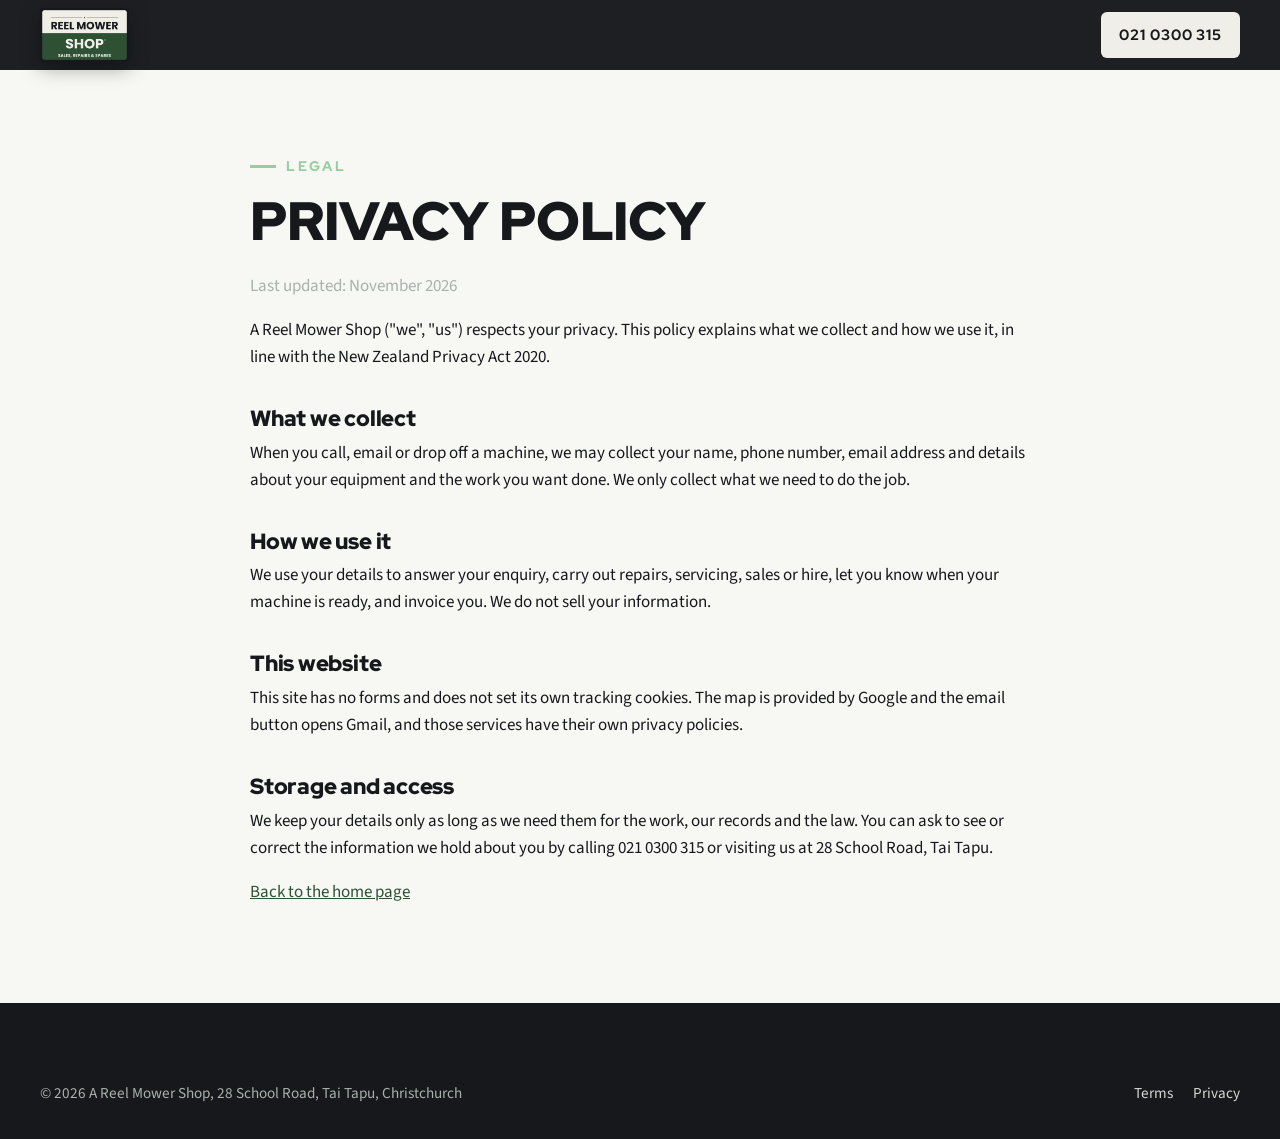
<file: privacy.html>
<!DOCTYPE html>
<html lang="en-NZ">
<head>
<meta charset="utf-8">
<meta name="viewport" content="width=device-width, initial-scale=1">
<title>Privacy Policy | A Reel Mower Shop, Tai Tapu</title>
<meta name="description" content="Privacy Policy for A Reel Mower Shop, 28 School Road, Tai Tapu.">
<meta name="theme-color" content="#0C1011">
<link rel="icon" href="favicon.ico" sizes="48x48">
<link rel="icon" href="favicon.svg" type="image/svg+xml">
<link rel="apple-touch-icon" href="apple-touch-icon.png">
<link rel="preconnect" href="https://fonts.googleapis.com">
<link rel="preconnect" href="https://fonts.gstatic.com" crossorigin>
<link href="https://fonts.googleapis.com/css2?family=Red+Hat+Display:wght@700;800;900&family=Source+Sans+3:wght@400;600;700&display=swap" rel="stylesheet">
<link rel="stylesheet" href="styles.css">
</head>
<body>
<header class="nav scrolled"><div class="wrap">
  <a class="logo" href="index.html" aria-label="A Reel Mower Shop, home"><img src="img/logo-shop-320.webp" srcset="img/logo-shop-320.webp 320w, img/logo-shop-640.webp 640w" sizes="118px" alt="A Reel Mower Shop" width="640" height="390"></a>
  <div class="nav-right"><a class="btn btn-primary nav-call" href="tel:+64210300315" aria-label="Call 021 0300 315"><span class="label">021 0300 315</span></a></div>
</div></header>
<main class="legal"><div class="wrap">
<span class="eyebrow">Legal</span>
<h1>Privacy Policy</h1>
<p class="muted">Last updated: November 2026</p>
<p>A Reel Mower Shop ("we", "us") respects your privacy. This policy explains what we collect and how we use it, in line with the New Zealand Privacy Act 2020.</p>
<h2>What we collect</h2><p>When you call, email or drop off a machine, we may collect your name, phone number, email address and details about your equipment and the work you want done. We only collect what we need to do the job.</p>
<h2>How we use it</h2><p>We use your details to answer your enquiry, carry out repairs, servicing, sales or hire, let you know when your machine is ready, and invoice you. We do not sell your information.</p>
<h2>This website</h2><p>This site has no forms and does not set its own tracking cookies. The map is provided by Google and the email button opens Gmail, and those services have their own privacy policies.</p>
<h2>Storage and access</h2><p>We keep your details only as long as we need them for the work, our records and the law. You can ask to see or correct the information we hold about you by calling 021 0300 315 or visiting us at 28 School Road, Tai Tapu.</p>
<p><a href="index.html">Back to the home page</a></p>
</div></main>
<footer class="footer"><div class="wrap footer-bottom"><span>&copy; 2026 A Reel Mower Shop, 28 School Road, Tai Tapu, Christchurch</span><span class="footer-links"><a href="terms.html">Terms</a><a href="privacy.html">Privacy</a></span></div></footer>
</body>
</html>
</file>
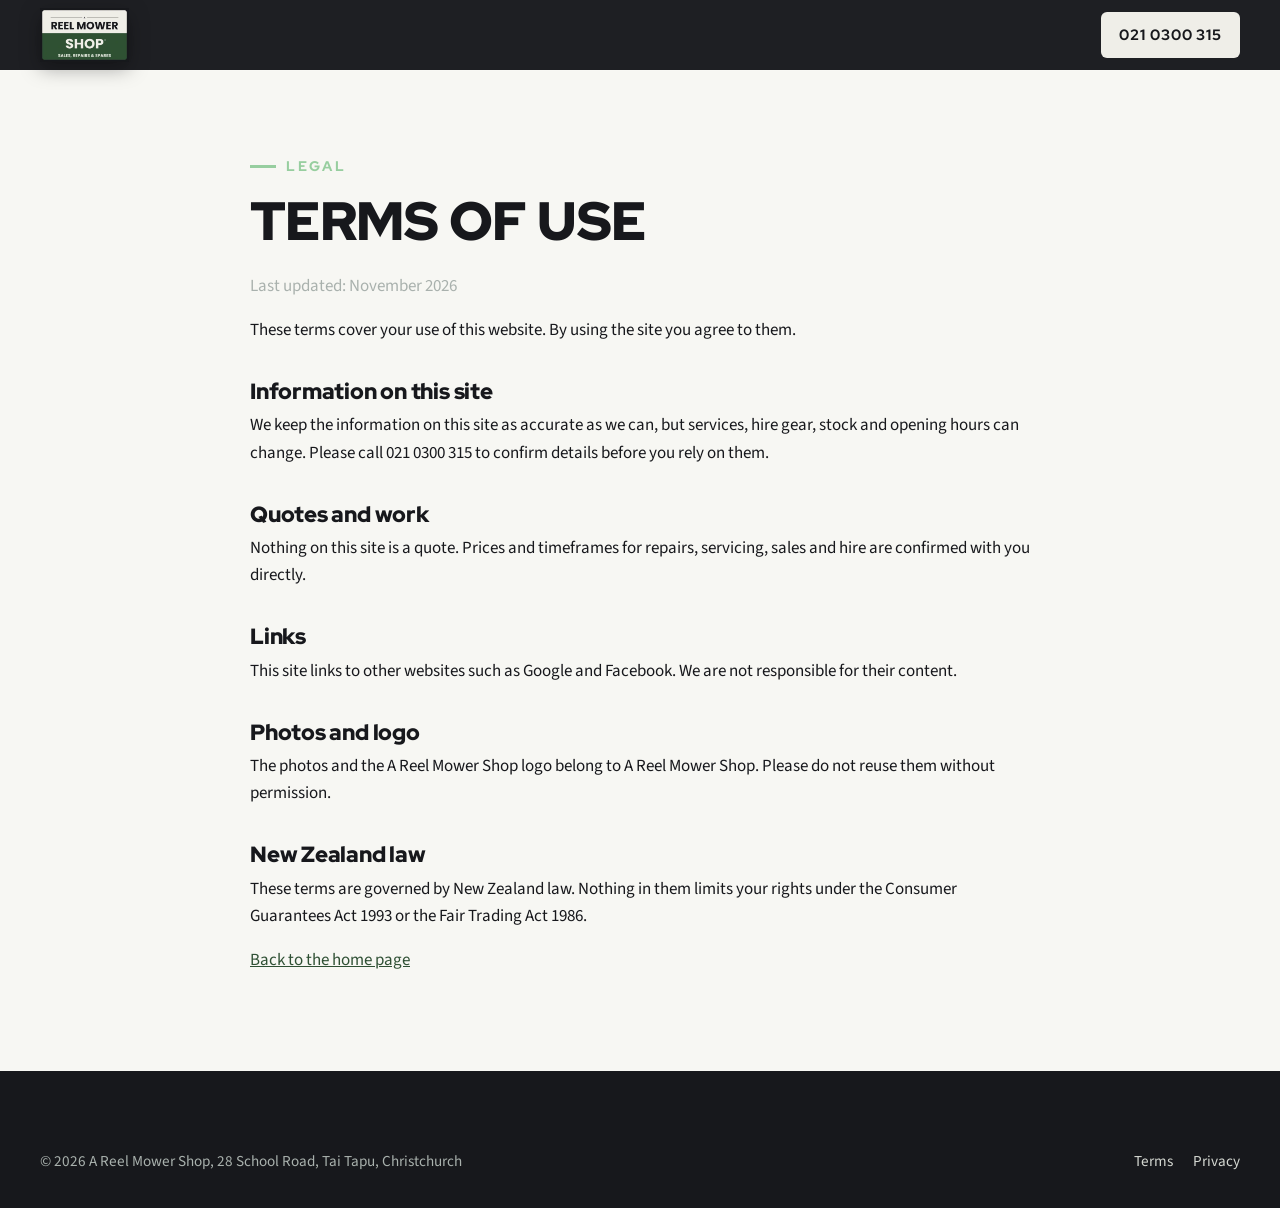
<file: terms.html>
<!DOCTYPE html>
<html lang="en-NZ">
<head>
<meta charset="utf-8">
<meta name="viewport" content="width=device-width, initial-scale=1">
<title>Terms of Use | A Reel Mower Shop, Tai Tapu</title>
<meta name="description" content="Terms of Use for A Reel Mower Shop, 28 School Road, Tai Tapu.">
<meta name="theme-color" content="#0C1011">
<link rel="icon" href="favicon.ico" sizes="48x48">
<link rel="icon" href="favicon.svg" type="image/svg+xml">
<link rel="apple-touch-icon" href="apple-touch-icon.png">
<link rel="preconnect" href="https://fonts.googleapis.com">
<link rel="preconnect" href="https://fonts.gstatic.com" crossorigin>
<link href="https://fonts.googleapis.com/css2?family=Red+Hat+Display:wght@700;800;900&family=Source+Sans+3:wght@400;600;700&display=swap" rel="stylesheet">
<link rel="stylesheet" href="styles.css">
</head>
<body>
<header class="nav scrolled"><div class="wrap">
  <a class="logo" href="index.html" aria-label="A Reel Mower Shop, home"><img src="img/logo-shop-320.webp" srcset="img/logo-shop-320.webp 320w, img/logo-shop-640.webp 640w" sizes="118px" alt="A Reel Mower Shop" width="640" height="390"></a>
  <div class="nav-right"><a class="btn btn-primary nav-call" href="tel:+64210300315" aria-label="Call 021 0300 315"><span class="label">021 0300 315</span></a></div>
</div></header>
<main class="legal"><div class="wrap">
<span class="eyebrow">Legal</span>
<h1>Terms of Use</h1>
<p class="muted">Last updated: November 2026</p>
<p>These terms cover your use of this website. By using the site you agree to them.</p>
<h2>Information on this site</h2><p>We keep the information on this site as accurate as we can, but services, hire gear, stock and opening hours can change. Please call 021 0300 315 to confirm details before you rely on them.</p>
<h2>Quotes and work</h2><p>Nothing on this site is a quote. Prices and timeframes for repairs, servicing, sales and hire are confirmed with you directly.</p>
<h2>Links</h2><p>This site links to other websites such as Google and Facebook. We are not responsible for their content.</p>
<h2>Photos and logo</h2><p>The photos and the A Reel Mower Shop logo belong to A Reel Mower Shop. Please do not reuse them without permission.</p>
<h2>New Zealand law</h2><p>These terms are governed by New Zealand law. Nothing in them limits your rights under the Consumer Guarantees Act 1993 or the Fair Trading Act 1986.</p>
<p><a href="index.html">Back to the home page</a></p>
</div></main>
<footer class="footer"><div class="wrap footer-bottom"><span>&copy; 2026 A Reel Mower Shop, 28 School Road, Tai Tapu, Christchurch</span><span class="footer-links"><a href="terms.html">Terms</a><a href="privacy.html">Privacy</a></span></div></footer>
</body>
</html>
</file>
<file: styles.css>
/* A Reel Mower Shop. Colours come straight off the logo: black frame, cream, forest green. */
:root{
  --dark:#1F2026;        /* dark band: the logo black, lifted */
  --black:#17181C;       /* the logo's black: darkest anchor */
  --dark-3:#282A31;      /* raised dark surface */
  --cream:#EFEEE8;       /* the logo's cream */
  --bone:#F7F7F3;        /* light band */
  --bone-2:#EFEEE8;      /* second light band: the logo cream itself */
  --green:#2F5034;       /* the logo's forest green: the one accent */
  --green-dk:#243D28;
  --green-lt:#97CE9F;    /* the same green, lightened for dark backgrounds */
  --fb:#0866FF;          /* Facebook blue, for the Facebook links only */
  --fb-dk:#0756D6;
  --ink:#17181C;
  --muted:#A9B1AD;
  --muted-dk:#55605B;
  --line:rgba(255,255,255,.12);
  --line-dk:rgba(23,24,28,.14);
  --display:'Red Hat Display', 'Arial Black', sans-serif;
  --body:'Source Sans 3', Arial, sans-serif;
  --r:6px;
}
*,*::before,*::after{box-sizing:border-box}
html{scroll-behavior:smooth;-webkit-text-size-adjust:100%}
body{margin:0;font-family:var(--body);font-size:17px;line-height:1.6;color:#ECECE6;background:var(--black);overflow-x:hidden}
img{max-width:100%;height:auto;display:block;image-orientation:from-image}
a{color:var(--green-lt)}
h1,h2,h3{font-family:var(--display);line-height:1;margin:0 0 .45em;font-weight:900;letter-spacing:-.01em}
h2{font-size:clamp(2.1rem,5.2vw,3.9rem);text-transform:uppercase}
h3{font-size:1.45rem;font-weight:800}
p{margin:0 0 1em}
.wrap{max-width:1240px;margin:0 auto;padding:0 20px}
section{padding:96px 0;position:relative}
@media (max-width:700px){section{padding:68px 0}}
.band-dark{background:var(--dark)}
.band-darker{background:var(--black)}
.band-light{background:var(--bone);color:var(--ink)}
.band-bone{background:var(--bone-2);color:var(--ink)}
.band-light .muted,.band-bone .muted{color:var(--muted-dk)}
.muted{color:var(--muted)}
.eyebrow{display:inline-flex;align-items:center;gap:10px;font-family:var(--display);font-size:.88rem;font-weight:800;letter-spacing:.2em;text-transform:uppercase;color:var(--green-lt);margin-bottom:16px}
.eyebrow::before{content:"";width:26px;height:3px;background:currentColor}
.band-light .eyebrow,.band-bone .eyebrow{color:var(--green)}
.section-head{display:flex;justify-content:space-between;align-items:flex-end;gap:28px;flex-wrap:wrap;margin-bottom:44px}
.section-head>div{flex:1 1 520px}
.section-head h2{margin:0;max-width:760px}
.section-head p{flex:0 1 400px;max-width:420px;margin:0}
.btn{display:inline-flex;align-items:center;justify-content:center;gap:10px;min-height:52px;padding:13px 24px;font-family:var(--display);font-size:1rem;font-weight:800;letter-spacing:.06em;text-transform:uppercase;text-decoration:none;border:2px solid transparent;border-radius:var(--r);cursor:pointer;transition:background .2s,color .2s,transform .2s,border-color .2s}
.btn svg{width:20px;height:20px;flex:none}
.btn-primary{background:var(--cream);color:var(--black)}
.btn-primary:hover{background:#fff;transform:translateY(-2px)}
.btn-green{background:var(--green);color:#fff}
.btn-green:hover{background:var(--green-dk);transform:translateY(-2px)}
.btn-ghost{border-color:rgba(255,255,255,.8);color:#fff}
.btn-ghost:hover{background:#fff;color:var(--black)}
.btn-dark{border-color:var(--ink);color:var(--ink)}
.btn-dark:hover{background:var(--ink);color:#fff}
:focus-visible{outline:3px solid var(--green-lt);outline-offset:3px}
.band-light :focus-visible,.band-bone :focus-visible{outline-color:var(--green)}
.icon{width:24px;height:24px;flex:none}
.skip{position:absolute;left:-9999px;top:0;background:#fff;color:#000;padding:10px 14px;z-index:100}
.skip:focus{left:10px;top:10px}

/* ---------- NAV ---------- */
.nav{position:fixed;top:0;left:0;right:0;z-index:50;color:#fff;transition:background .3s,box-shadow .3s}
.nav .wrap{display:flex;align-items:center;justify-content:space-between;gap:16px;height:92px;transition:height .3s}
.nav.scrolled{background:rgba(23,24,28,.97);box-shadow:0 1px 0 var(--line)}
.nav.scrolled .wrap{height:70px}
.logo{display:block;flex:none;line-height:0;border-radius:2px;box-shadow:0 6px 20px rgba(0,0,0,.35)}
.logo img{height:72px;width:auto;transition:height .3s}
.nav.scrolled .logo img{height:54px}
.nav-links{display:flex;gap:26px;list-style:none;margin:0;padding:0}
.nav-links a{color:#fff;text-decoration:none;font-family:var(--display);font-weight:700;font-size:.95rem;letter-spacing:.08em;text-transform:uppercase;position:relative;padding:6px 0}
.nav-links a::after{content:"";position:absolute;left:0;bottom:0;height:2px;width:0;background:var(--green-lt);transition:width .25s}
.nav-links a:hover::after{width:100%}
.nav-right{display:flex;align-items:center;gap:8px}
.nav-call{min-height:46px;padding:8px 16px;font-size:.92rem}
.nav-fb{width:46px;height:46px;flex:none;display:inline-flex;align-items:center;justify-content:center;border-radius:50%;background:var(--fb);color:#fff;transition:background .2s,transform .2s}
.nav-fb:hover{background:var(--fb-dk);transform:translateY(-2px)}
.nav-fb svg{width:22px;height:22px}
.burger{display:none;background:none;border:0;color:#fff;width:46px;height:46px;padding:10px;cursor:pointer}
.burger svg{width:26px;height:26px}
@media (max-width:1060px){
  .burger{display:block}
  .nav-links{display:none;position:absolute;top:100%;left:0;right:0;flex-direction:column;gap:0;background:var(--black);padding:6px 20px 22px;border-top:3px solid var(--green)}
  .nav-links.open{display:flex}
  .nav-links a{display:block;padding:14px 0;border-bottom:1px solid var(--line)}
}
@media (max-width:560px){
  .nav .wrap{height:78px}
  .logo img{height:56px}
  .nav.scrolled .logo img{height:48px}
  .nav-call .label{display:none}
  .nav-call{padding:8px 13px}
}

/* ---------- HERO ---------- */
.hero{min-height:100vh;min-height:100svh;display:flex;align-items:flex-end;color:#fff;background:var(--black);overflow:hidden;padding:150px 0 64px}
.hero-slides{position:absolute;inset:0}
.hero-slides img{position:absolute;inset:0;width:100%;height:100%;object-fit:cover;opacity:0;transform:scale(1.02);transition:opacity 1.6s ease}
.hero-slides img.active{opacity:1;animation:kenburns 8s ease-out forwards}
@keyframes kenburns{from{transform:scale(1.02) translate(0,0)}to{transform:scale(1.12) translate(-1.5%,-1%)}}
.hero::after{content:"";position:absolute;inset:0;background:linear-gradient(90deg,rgba(23,24,28,.86) 0%,rgba(23,24,28,.55) 55%,rgba(23,24,28,.32)),linear-gradient(0deg,rgba(23,24,28,.92),transparent 50%)}
.hero .wrap{position:relative;z-index:2;width:100%}
.hero .eyebrow{color:var(--cream)}
.hero h1{font-size:clamp(2.3rem,7.6vw,6.4rem);text-transform:uppercase;margin-bottom:22px}
.hero h1 .line{display:block;overflow:hidden;padding-bottom:.05em;white-space:nowrap}
.hero h1 .line>span{display:block}
.hero h1 .hl{color:var(--green-lt)}
.js .hero h1 .line>span{transform:translateY(105%);animation:lineUp .9s cubic-bezier(.2,.8,.2,1) forwards}
.js .hero h1 .line:nth-child(2)>span{animation-delay:.14s}
.js .hero h1 .line:nth-child(3)>span{animation-delay:.28s}
@keyframes lineUp{to{transform:translateY(0)}}
.hero-bottom{display:flex;justify-content:space-between;align-items:flex-end;gap:28px;flex-wrap:wrap}
.hero p.lead{font-size:clamp(1.05rem,2vw,1.25rem);color:#E4E5DF;max-width:560px;margin:0}
.hero-ctas{display:flex;flex-wrap:wrap;gap:12px;margin:26px 0 0}
.js .hero-fade{opacity:0;animation:fadeIn .8s ease .55s forwards}
@keyframes fadeIn{to{opacity:1}}
.rating{display:inline-flex;align-items:center;gap:14px;padding:14px 20px;background:rgba(255,255,255,.1);border:1px solid rgba(255,255,255,.26);border-radius:var(--r);backdrop-filter:blur(12px);-webkit-backdrop-filter:blur(12px);color:#fff;text-decoration:none}
.rating .num{font-family:var(--display);font-size:2.4rem;font-weight:900;line-height:1}
.stars{display:inline-flex;gap:2px;color:#F2C14E}
.stars svg{width:18px;height:18px}
.rating small{display:block;color:#D8DAD4;font-size:.88rem}
.slide-dots{display:flex;gap:8px;margin-top:28px}
.slide-dots span{width:40px;height:3px;background:rgba(255,255,255,.3);position:relative;overflow:hidden}
.slide-dots span.on::after{content:"";position:absolute;inset:0;background:var(--cream);animation:dot 6s linear forwards;transform-origin:left}
@keyframes dot{from{transform:scaleX(0)}to{transform:scaleX(1)}}

/* ---------- TRUST STRIP (the logo's green band) ---------- */
.trust{padding:0;background:var(--green);color:var(--cream);border-top:6px solid var(--black);border-bottom:6px solid var(--black)}
.trust-grid{display:grid;grid-template-columns:repeat(3,1fr)}
.trust-item{display:flex;gap:14px;align-items:center;padding:26px 22px}
.trust-item+.trust-item{border-left:1px solid rgba(239,238,232,.25)}
.trust-item .icon{width:34px;height:34px}
.trust-item strong{display:block;font-family:var(--display);font-size:1.2rem;font-weight:900;text-transform:uppercase;letter-spacing:.02em;line-height:1.15;color:#fff}
.trust-item span{font-size:.96rem}
@media (max-width:820px){.trust-grid{grid-template-columns:1fr}.trust-item+.trust-item{border-left:0;border-top:1px solid rgba(239,238,232,.25)}}

/* ---------- SERVICE TILES ---------- */
.tiles{display:grid;grid-template-columns:repeat(3,1fr);grid-auto-rows:360px;gap:8px}
.tile{position:relative;overflow:hidden;color:#fff;display:flex;align-items:flex-end;background:var(--dark-3);border-radius:var(--r)}
.tile img{position:absolute;inset:0;width:100%;height:100%;object-fit:cover;transition:transform .8s cubic-bezier(.2,.8,.2,1)}
.tile::after{content:"";position:absolute;inset:0;background:linear-gradient(0deg,rgba(23,24,28,.95) 0%,rgba(23,24,28,.55) 45%,rgba(23,24,28,.12) 100%)}
.tile:hover img{transform:scale(1.06)}
.tile-body{position:relative;z-index:2;padding:24px}
.tile-num{font-family:var(--display);font-weight:900;color:var(--green-lt);font-size:.9rem;letter-spacing:.2em}
.tile h3{font-size:1.6rem;text-transform:uppercase;margin:.25em 0 .35em}
.tile p{margin:0;color:#DCDED8;font-size:.98rem;max-width:40ch}
@media (max-width:960px){.tiles{grid-template-columns:1fr 1fr}}
@media (max-width:620px){.tiles{grid-template-columns:1fr;grid-auto-rows:320px}}

/* ---------- SPLIT FEATURES (grinder, hire, about) ---------- */
.split{display:grid;grid-template-columns:1.05fr 1fr;gap:64px;align-items:center}
.split.flip .split-media{order:2}
@media (max-width:900px){.split,.split.flip{grid-template-columns:1fr;gap:40px}.split.flip .split-media{order:0}}
.pair{display:grid;grid-template-columns:1.25fr 1fr;gap:10px;align-items:start}
.pair figure{margin:0}
.pair figure:nth-child(2){margin-top:70px}
.pair img,.single img{border-radius:var(--r);width:100%}
.single{position:relative;margin:0}
.tag{position:absolute;left:0;bottom:0;background:var(--green);color:#fff;font-family:var(--display);font-weight:800;letter-spacing:.08em;text-transform:uppercase;font-size:.85rem;padding:12px 16px;border-radius:0 var(--r) 0 var(--r)}
.checks{list-style:none;margin:26px 0 30px;padding:0;display:grid;gap:14px}
.checks li{display:flex;gap:12px;align-items:flex-start}
.checks .icon{color:var(--green-lt);margin-top:2px}
.band-light .checks .icon,.band-bone .checks .icon{color:var(--green)}
.checks strong{display:block;font-family:var(--display);font-weight:800;font-size:1.08rem}
.steps{counter-reset:s;list-style:none;margin:26px 0 30px;padding:0;display:grid;gap:12px}
.steps li{counter-increment:s;display:flex;gap:16px;align-items:flex-start;padding:16px 18px;background:var(--dark-3);border-radius:var(--r)}
.steps li::before{content:counter(s,decimal-leading-zero);font-family:var(--display);font-weight:900;color:var(--green-lt);font-size:1.3rem;line-height:1.1}
.steps strong{display:block;font-family:var(--display);font-weight:800}
/* showroom brand logos: official artwork, each on the logo's black so the white and lime versions read */
.brands{display:grid;grid-template-columns:repeat(4,minmax(0,1fr));gap:10px;list-style:none;margin:0 0 30px;padding:0}
.brands li{display:flex;align-items:center;justify-content:center;height:104px;padding:18px 22px;background:var(--black);border-radius:var(--r)}
.brands img{width:auto;height:auto;max-height:38px;max-width:100%}
.brands .brand-more{font-family:var(--display);font-weight:800;font-size:.95rem;letter-spacing:.08em;text-transform:uppercase;color:var(--cream);text-align:center}
@media (max-width:760px){.brands{grid-template-columns:repeat(2,minmax(0,1fr));gap:8px}.brands li{height:80px;padding:14px 16px}.brands img{max-height:28px}.brands .brand-more{font-size:.82rem}}
.note{font-size:.92rem}

/* ---------- STATS BAND ---------- */
.parallax{background-size:cover;background-position:center;background-attachment:fixed;color:#fff;padding:110px 0}
.parallax::before{content:"";position:absolute;inset:0;background:rgba(23,24,28,.8)}
.parallax .wrap{position:relative}
.stats{display:grid;grid-template-columns:repeat(4,1fr);gap:20px;text-align:center}
.stat b{display:block;font-family:var(--display);font-size:clamp(2.6rem,6vw,4.4rem);font-weight:900;line-height:1;color:var(--cream)}
.stat span{font-family:var(--display);font-weight:700;letter-spacing:.14em;text-transform:uppercase;font-size:.85rem;color:#D5D8D2}
@media (max-width:760px){.stats{grid-template-columns:1fr 1fr;gap:34px 16px}}
@media (hover:none){.parallax{background-attachment:scroll}}

/* ---------- MASONRY GALLERIES (natural aspect, never cropped) ---------- */
.masonry{column-count:3;column-gap:10px}
.masonry figure{break-inside:avoid;margin:0 0 10px;position:relative;overflow:hidden;border-radius:var(--r)}
.masonry img{width:100%;height:auto;display:block;transition:transform .7s cubic-bezier(.2,.8,.2,1)}
.masonry figure:hover img{transform:scale(1.04)}
.masonry figcaption{position:absolute;left:0;right:0;bottom:0;padding:30px 14px 11px;font-family:var(--display);font-weight:700;font-size:.92rem;letter-spacing:.04em;color:#fff;background:linear-gradient(0deg,rgba(23,24,28,.85),transparent)}
@media (max-width:900px){.masonry{column-count:2}}
@media (max-width:520px){.masonry{column-count:1}}

/* ---------- CREW ---------- */
.crew{display:grid;grid-template-columns:repeat(2,minmax(0,1fr));gap:16px;margin-top:8px}
.crew-card{padding:24px;border:1px solid var(--line-dk);border-radius:var(--r);background:#fff}
.crew-card .role{font-family:var(--display);font-weight:800;letter-spacing:.12em;text-transform:uppercase;font-size:.8rem;color:var(--green)}
.crew-card h3{margin:.3em 0 .35em;font-size:1.5rem}
.crew-card p{margin:0;color:var(--muted-dk)}
@media (max-width:620px){.crew{grid-template-columns:1fr}}

/* ---------- REVIEWS ---------- */
.reviews-grid{display:grid;grid-template-columns:repeat(3,1fr);gap:14px}
.review{background:var(--dark-3);padding:26px;border-radius:var(--r);display:flex;flex-direction:column;gap:14px}
.review blockquote{margin:0;font-size:1.04rem;color:#E6E7E1}
.review footer{margin-top:auto;display:flex;justify-content:space-between;gap:10px;font-size:.92rem;color:var(--muted);flex-wrap:wrap}
.review footer b{color:#fff;font-family:var(--display);font-weight:800}
.reviews-cta{margin-top:30px;display:flex;flex-wrap:wrap;gap:12px;align-items:center}
@media (max-width:960px){.reviews-grid{grid-template-columns:1fr 1fr}}
@media (max-width:640px){.reviews-grid{grid-template-columns:1fr}}
.review-banner{background:var(--green);color:var(--cream);padding:56px 0;border-top:6px solid var(--black);border-bottom:6px solid var(--black)}
.review-banner .wrap{display:flex;justify-content:space-between;align-items:center;gap:24px;flex-wrap:wrap}
.review-banner h2{font-size:clamp(1.7rem,4vw,2.7rem);margin:0;color:#fff}
.review-banner p{margin:.4em 0 0}

/* ---------- FAQ ---------- */
.faq{max-width:880px}
.faq details{border-bottom:1px solid var(--line-dk)}
.faq summary{list-style:none;cursor:pointer;display:flex;justify-content:space-between;align-items:center;gap:18px;padding:22px 2px;min-height:56px;font-family:var(--display);font-weight:800;font-size:1.18rem}
.faq summary::-webkit-details-marker{display:none}
.faq summary::after{content:"+";font-size:1.8rem;line-height:1;color:var(--green);transition:transform .25s;flex:none}
.faq details[open] summary::after{transform:rotate(45deg)}
.faq details p{margin:0 0 22px;color:var(--muted-dk);max-width:72ch}

/* ---------- CONTACT ---------- */
.contact{background:var(--dark)}
.contact-grid{display:grid;grid-template-columns:1fr 1fr;gap:56px;align-items:start}
@media (max-width:900px){.contact-grid{grid-template-columns:1fr;gap:36px}}
.info{list-style:none;margin:28px 0;padding:0;display:grid;gap:18px}
.info li{display:flex;gap:14px;align-items:flex-start}
.info .icon{color:var(--green-lt);margin-top:2px}
.info small{display:block;font-family:var(--display);font-weight:800;letter-spacing:.14em;text-transform:uppercase;font-size:.75rem;color:var(--muted)}
.info a{color:#fff;text-decoration:none}
.info a:hover{text-decoration:underline}
.fb-card{display:flex;align-items:center;gap:16px;max-width:420px;padding:16px 20px;border-radius:var(--r);background:var(--fb);color:#fff;text-decoration:none;transition:background .2s,transform .2s}
.fb-card:hover{background:var(--fb-dk);transform:translateY(-2px)}
.fb-card svg{width:34px;height:34px;flex:none}
.fb-card b{display:block;font-family:var(--display);font-weight:800;font-size:1.1rem;letter-spacing:.02em}
.fb-card small{display:block;opacity:.9;font-size:.9rem}
.btn-fb{background:var(--fb);color:#fff}
.btn-fb:hover{background:var(--fb-dk);transform:translateY(-2px)}
.contact-card{background:var(--black);padding:34px;border-radius:var(--r);border-top:6px solid var(--green)}
.contact-card h3{font-size:1.8rem;text-transform:uppercase}
.contact-card .btn{width:100%;min-height:62px;font-size:1.05rem;margin-top:12px}
.hours{width:100%;border-collapse:collapse;margin-top:6px;font-size:.98rem}
.hours td{padding:6px 0;border-bottom:1px solid var(--line)}
.hours td:last-child{text-align:right;color:#fff}
.map{padding:0;line-height:0;background:var(--black)}
.map iframe{width:100%;height:440px;border:0;filter:grayscale(.25) contrast(1.05)}
@media (max-width:620px){.map iframe{height:340px}}

/* ---------- FOOTER ---------- */
.footer{background:var(--black);padding:56px 0 34px;color:var(--muted);font-size:.95rem}
.footer-top{display:flex;justify-content:space-between;align-items:center;gap:26px;flex-wrap:wrap;padding-bottom:28px;border-bottom:1px solid var(--line)}
.footer-logo img{height:96px;width:auto;border-radius:2px}
.footer-links{display:flex;gap:20px;flex-wrap:wrap}
.footer-links a{color:#D5D8D2;text-decoration:none}
.footer-links a:hover{color:#fff}
.footer-bottom{padding-top:22px;display:flex;justify-content:space-between;gap:12px;flex-wrap:wrap}

/* ---------- LEGAL PAGES ---------- */
.legal{background:var(--bone);color:var(--ink);padding:150px 0 80px}
.legal .wrap{max-width:820px}
.legal h1{font-size:clamp(2.2rem,6vw,3.4rem);text-transform:uppercase}
.legal h2{font-size:1.4rem;text-transform:none;margin-top:1.6em}
.legal a{color:var(--green)}

/* ---------- PHONES ---------- */
.swipe-hint{display:none}
@media (max-width:620px){
  section{padding:60px 0}
  .section-head{margin-bottom:28px;gap:14px}
  .btn{font-size:.95rem;letter-spacing:.04em;padding:13px 18px}
  section .btn{width:100%}
  /* hero: more shade behind the words, stacked full-width buttons */
  .hero{padding:118px 0 40px}
  .hero::after{background:linear-gradient(0deg,rgba(23,24,28,.94) 0%,rgba(23,24,28,.78) 48%,rgba(23,24,28,.42) 100%)}
  .hero h1{font-size:min(2.3rem,8vw)}  /* keeps MOWER SHARPENING on one line down to 320px */
  .hero .eyebrow{letter-spacing:.14em}
  .hero-ctas{flex-direction:column;align-items:stretch}
  .hero-bottom{gap:22px}
  .hero .rating{display:none}  /* the green strip right below repeats the 4.9 rating */
  .trust-item{padding:18px 4px}
  /* service tiles a little shorter */
  .tiles{grid-auto-rows:270px}
  .tile-body{padding:20px}
  .tile h3{font-size:1.4rem}
  /* galleries and reviews swipe sideways instead of stacking into a long scroll */
  .swipe-hint{display:flex;align-items:center;gap:8px;margin:-6px 0 14px;font-family:var(--display);font-weight:800;font-size:.8rem;letter-spacing:.16em;text-transform:uppercase;color:var(--muted)}
  .band-light .swipe-hint,.band-bone .swipe-hint{color:var(--muted-dk)}
  .swipe-hint .icon{width:18px;height:18px}
  .masonry,.reviews-grid{display:flex;gap:10px;column-count:auto;overflow-x:auto;scroll-snap-type:x mandatory;-webkit-overflow-scrolling:touch;overscroll-behavior-x:contain;scrollbar-width:none;margin:0 -20px;padding:0 20px 4px;scroll-padding-left:20px}
  .masonry::-webkit-scrollbar,.reviews-grid::-webkit-scrollbar{display:none}
  .masonry figure{flex:0 0 auto;margin:0;height:min(320px,82vw);scroll-snap-align:start}
  .masonry img{height:100%;width:auto;max-width:calc(100vw - 64px);object-fit:cover}
  .review{flex:0 0 84%;padding:22px;scroll-snap-align:start}
  .js .masonry .reveal,.js .reviews-grid .reveal{opacity:1;transform:none}
  /* bigger tap targets for contact details and footer links */
  .info a{display:inline-block;padding:10px 0;margin:-10px 0}
  .info small{font-size:.8rem}
  .footer-top{flex-direction:column;align-items:flex-start}
  .footer-links{gap:0 20px}
  .footer-links a{display:inline-block;padding:11px 0}
}

/* ---------- REVEALS ---------- */
.js .reveal{opacity:0;transform:translateY(26px);transition:opacity .7s ease,transform .7s cubic-bezier(.2,.8,.2,1)}
.js .reveal.in{opacity:1;transform:none}
.js .wipe>img{clip-path:inset(0 100% 0 0);transition:clip-path 1.1s cubic-bezier(.77,0,.18,1),transform .8s cubic-bezier(.2,.8,.2,1)}
.js .wipe.in>img{clip-path:inset(0 0 0 0)}
@media (prefers-reduced-motion:reduce){
  *{animation:none!important;transition:none!important;scroll-behavior:auto!important}
  .js .reveal{opacity:1;transform:none}
  .js .wipe>img{clip-path:none}
  .js .hero h1 .line>span{transform:none}
  .js .hero-fade{opacity:1}
  .parallax{background-attachment:scroll}
}
</file>
